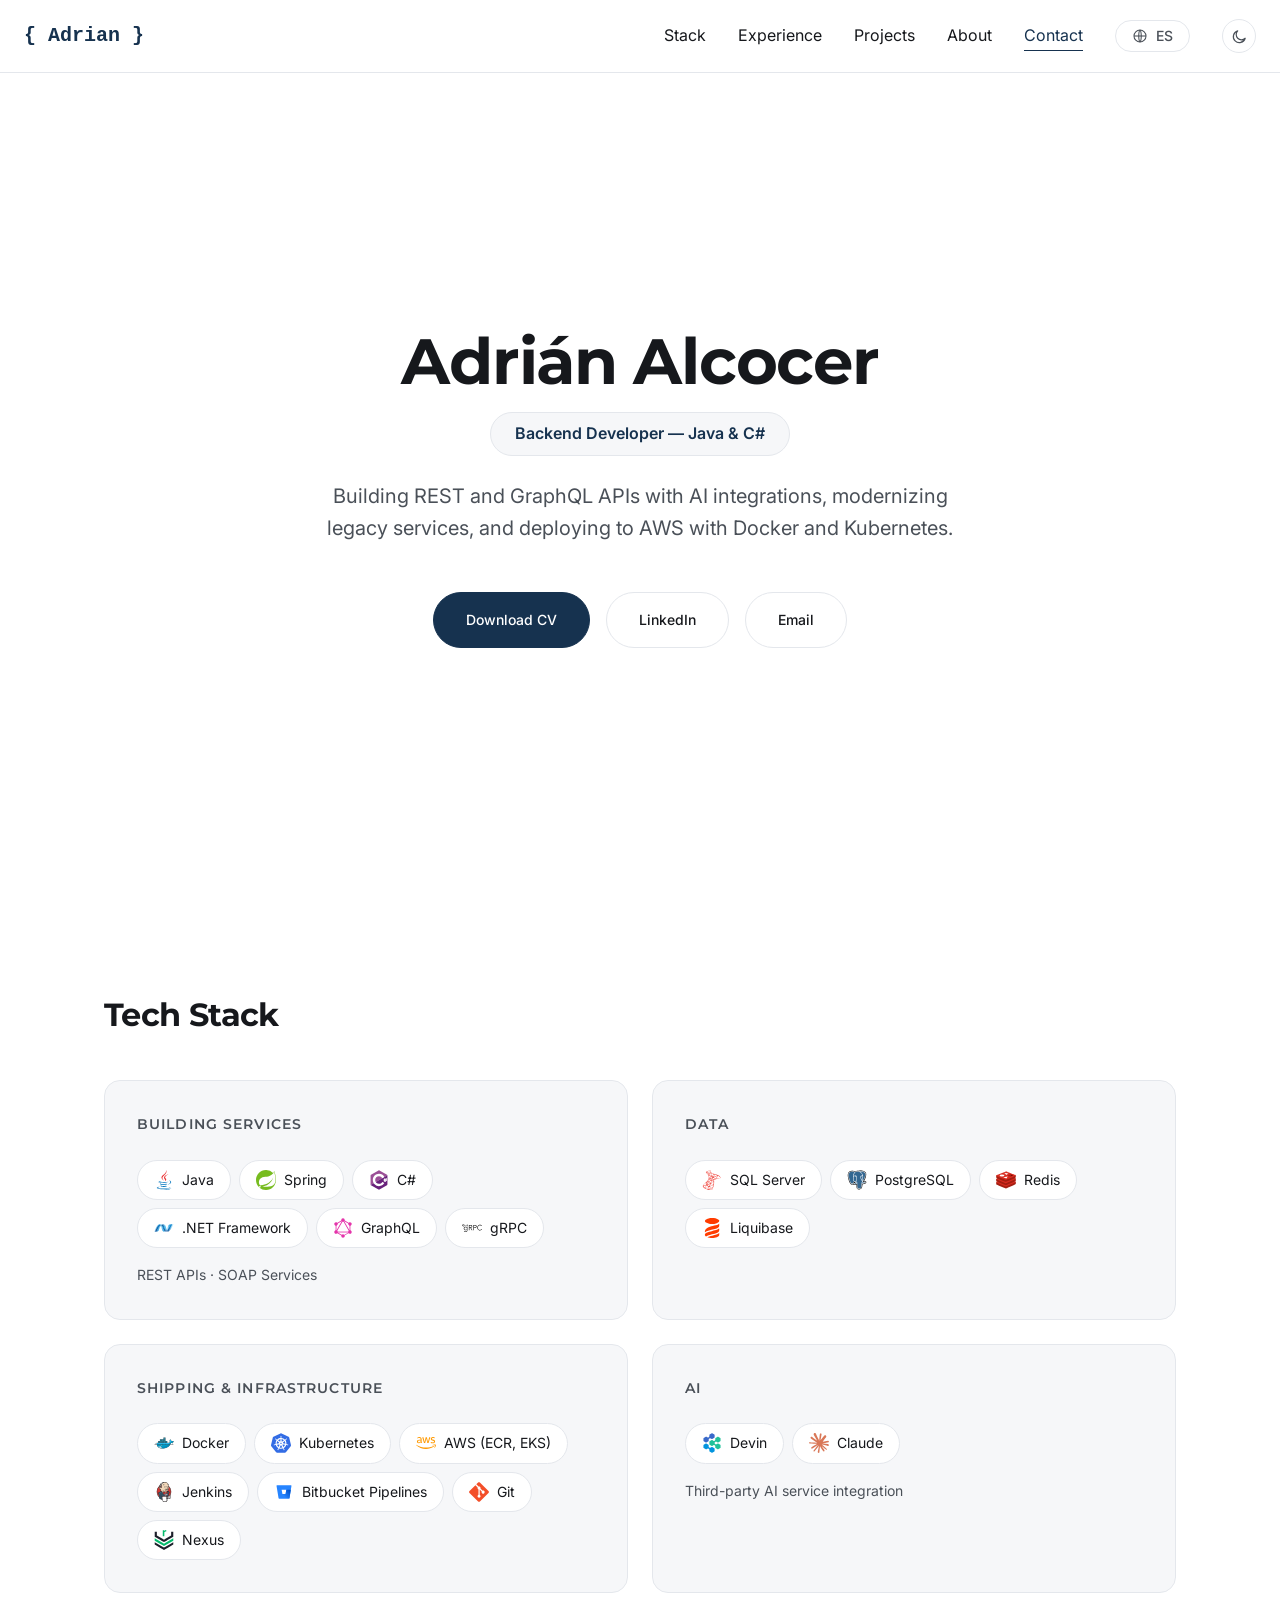
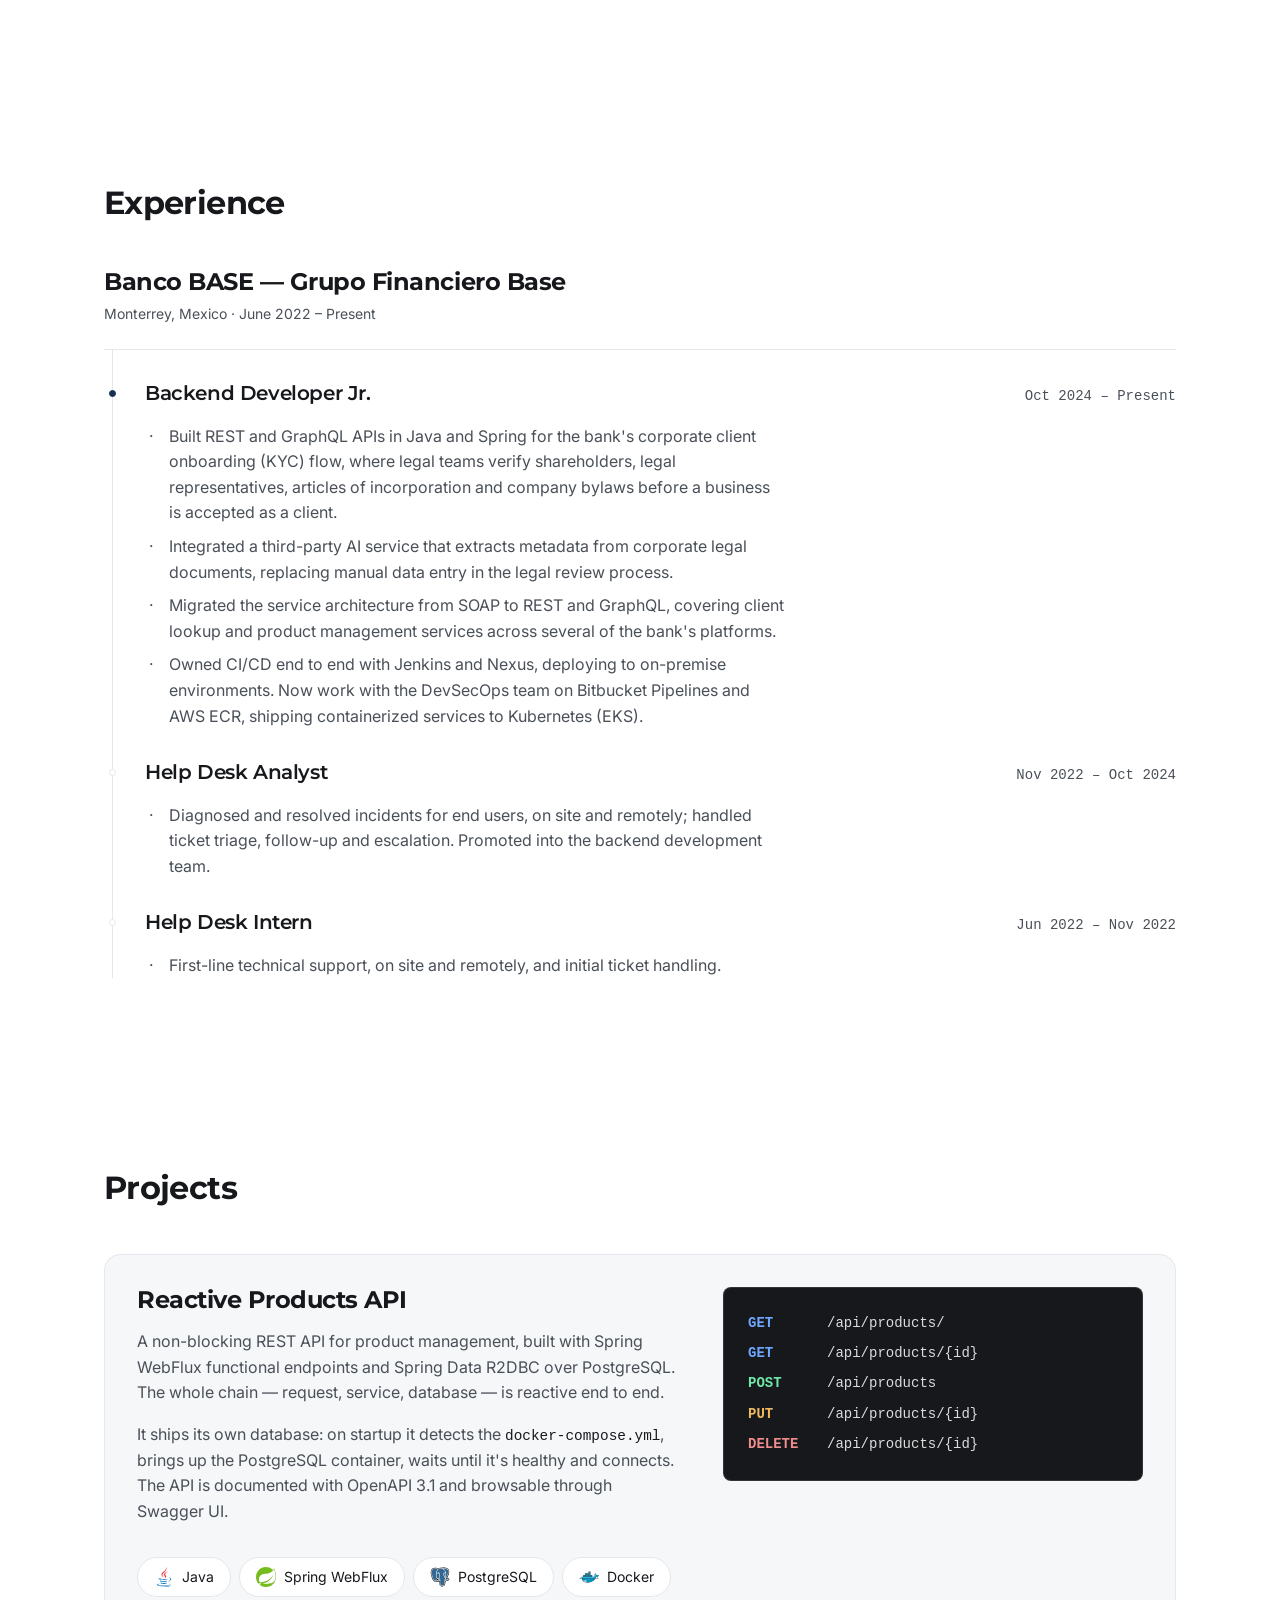
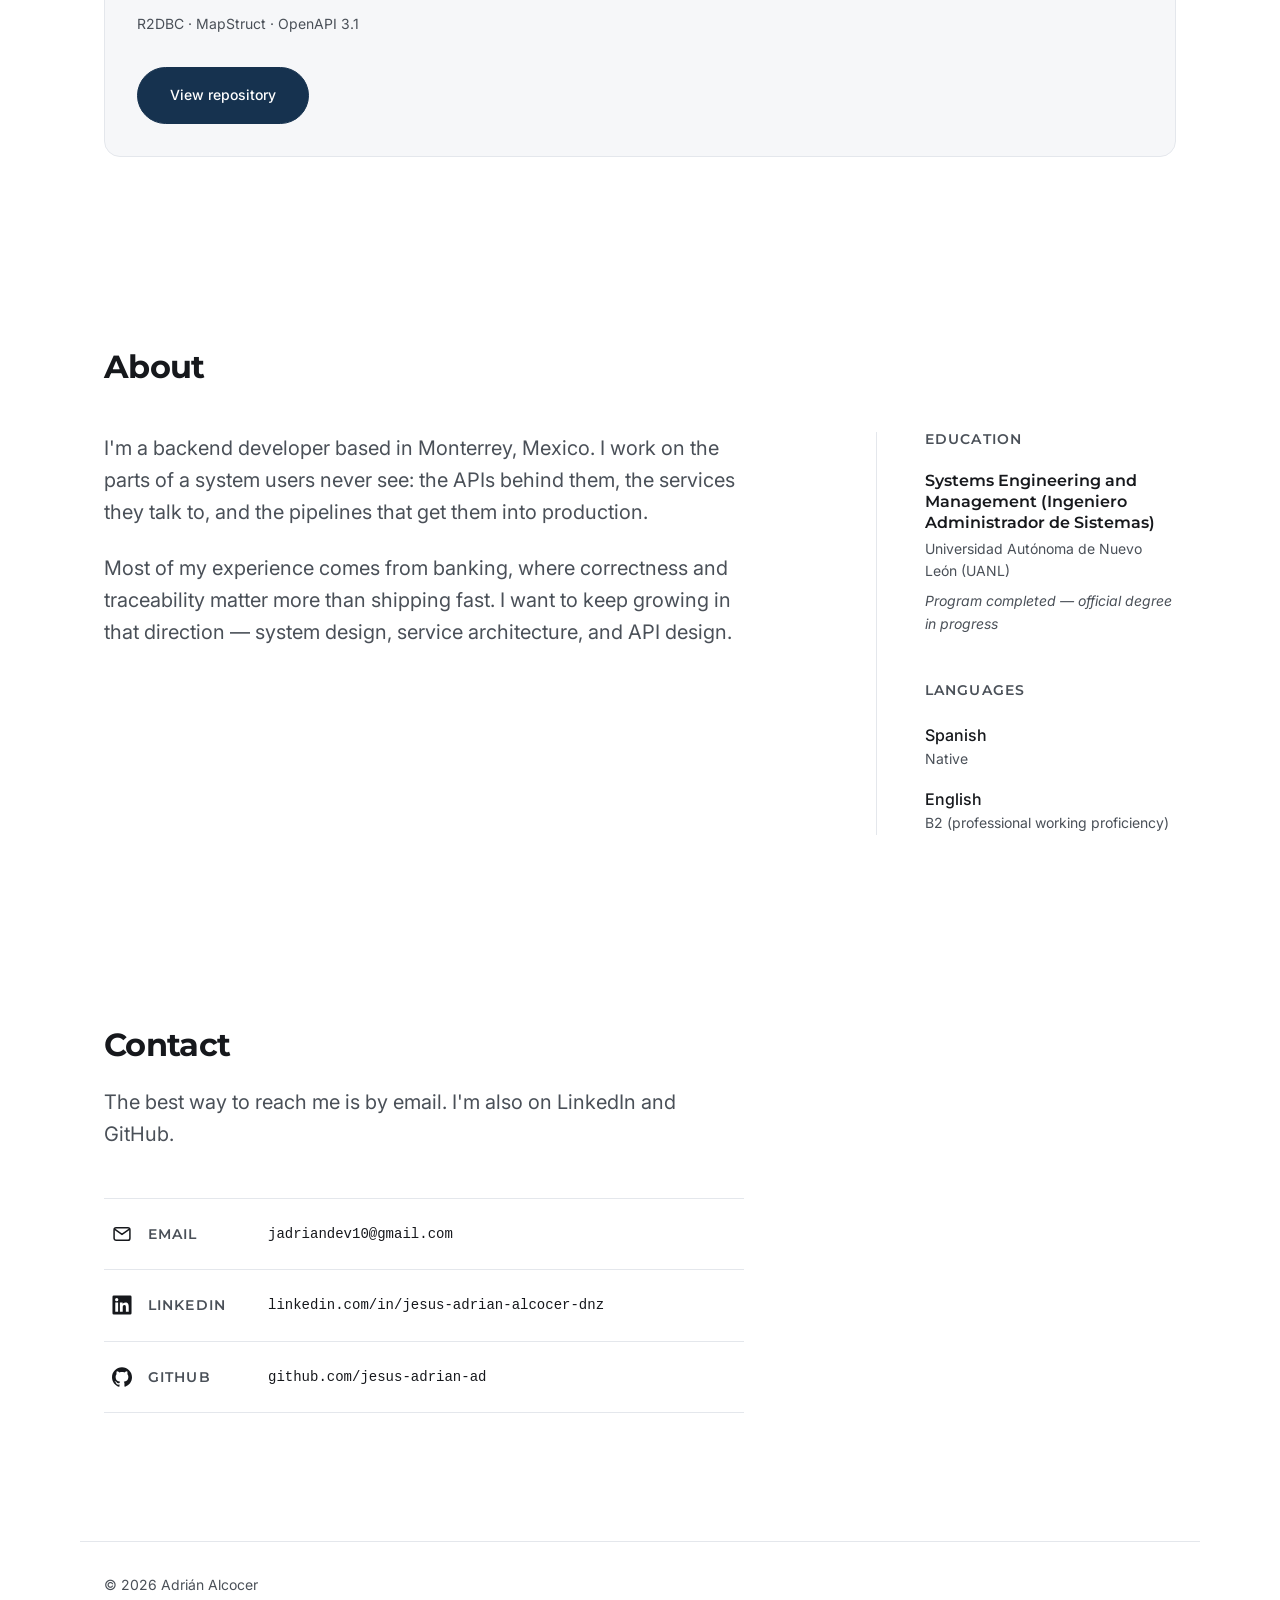
<file: index.html>
<!DOCTYPE html>
<html lang="en">

<head>
    <meta charset="UTF-8">
    <meta name="viewport" content="width=device-width, initial-scale=1.0, viewport-fit=cover">
    <title>Adrián Alcocer — Backend Developer (Java, Spring, C#)</title>
    <meta name="description"
        content="Backend developer in Monterrey, Mexico. REST and GraphQL APIs in Java and Spring, AI integrations, and deployments to AWS with Docker and Kubernetes.">

    <!-- Antes del primer pintado: evita el destello blanco al recargar en oscuro. -->
    <script>
        (() => {
            try {
                const t = localStorage.getItem('theme');
                if (t === 'light' || t === 'dark') {
                    document.documentElement.setAttribute('data-theme', t);
                }
            } catch (e) {
                /* localStorage bloqueado: manda la preferencia del sistema */
            }
        })();
    </script>
    <meta name="robots" content="index, follow, max-image-preview:large">
    <meta name="author" content="Adrián Alcocer">
    <meta name="theme-color" content="#ffffff" media="(prefers-color-scheme: light)">
    <meta name="theme-color" content="#0f1216" media="(prefers-color-scheme: dark)">

    <!-- Open Graph -->
    <meta property="og:type" content="profile">
    <meta property="og:site_name" content="Adrián Alcocer">
    <meta property="og:title" content="Adrián Alcocer — Backend Developer (Java, Spring, C#)">
    <meta property="og:description" content="Backend developer in Monterrey, Mexico. REST and GraphQL APIs in Java and Spring, AI integrations, and deployments to AWS with Docker and Kubernetes.">
    <meta property="og:url" content="https://jesus-adrian-ad.github.io/personal-landing-page/">
    <meta property="og:image" content="https://jesus-adrian-ad.github.io/personal-landing-page/assets/images/og-image.jpg">
    <meta property="og:image:width" content="1200">
    <meta property="og:image:height" content="630">
    <meta property="og:image:alt" content="Adrián Alcocer, Backend Developer — Java and C#">
    <meta property="og:locale" content="en_US">
    <meta property="og:locale:alternate" content="es_MX">
    <meta property="profile:first_name" content="Adrián">
    <meta property="profile:last_name" content="Alcocer">

    <!-- Formato de tarjeta grande. Título, descripción e imagen los
         toma de Open Graph, así que no se repiten aquí. -->
    <meta name="twitter:card" content="summary_large_image">

    <link rel="canonical" href="https://jesus-adrian-ad.github.io/personal-landing-page/">

    <!-- Versiones por idioma -->
    <link rel="alternate" hreflang="en" href="https://jesus-adrian-ad.github.io/personal-landing-page/">
    <link rel="alternate" hreflang="es" href="https://jesus-adrian-ad.github.io/personal-landing-page/index-es.html">
    <link rel="alternate" hreflang="x-default" href="https://jesus-adrian-ad.github.io/personal-landing-page/">

    <!-- Tab Icon -->
    <link rel="icon" href="./assets/icons/yisoft_favicon_64.png" type="image/x-icon">

    <!-- Fonts: Montserrat (títulos) + Inter (texto) -->
    <link rel="preconnect" href="https://fonts.googleapis.com">
    <link rel="preconnect" href="https://fonts.gstatic.com" crossorigin>
    <link
        href="https://fonts.googleapis.com/css2?family=Inter:wght@400;500&family=Montserrat:wght@600;700&display=swap"
        rel="stylesheet">

    <!-- Styles Refference -->
    <link rel="stylesheet" href="./styles/styles.css">
    <!-- Datos estructurados -->
    <script type="application/ld+json">
    {
      "@context": "https://schema.org",
      "@graph": [
        {
          "@type": "Person",
          "name": "Adrián Alcocer",
          "alternateName": "Jesús Adrián Alcocer Dónez",
          "jobTitle": "Backend Developer",
          "email": "mailto:jadriandev10@gmail.com",
          "address": {
            "@type": "PostalAddress",
            "addressLocality": "Monterrey",
            "addressRegion": "Nuevo León",
            "addressCountry": "MX"
          },
          "worksFor": {
            "@type": "Organization",
            "name": "Banco BASE — Grupo Financiero Base"
          },
          "alumniOf": {
            "@type": "CollegeOrUniversity",
            "name": "Universidad Autónoma de Nuevo León",
            "alternateName": "UANL"
          },
          "knowsAbout": [
            "Java",
            "Spring",
            "Spring WebFlux",
            "C#",
            ".NET",
            "REST APIs",
            "GraphQL",
            "gRPC",
            "SOAP",
            "Microservices",
            "PostgreSQL",
            "SQL Server",
            "Redis",
            "Docker",
            "Kubernetes",
            "Amazon Web Services",
            "Jenkins",
            "CI/CD"
          ],
          "knowsLanguage": [
            {
              "@type": "Language",
              "name": "Spanish",
              "alternateName": "es"
            },
            {
              "@type": "Language",
              "name": "English",
              "alternateName": "en"
            }
          ],
          "sameAs": [
            "https://linkedin.com/in/jesus-adrian-alcocer-dnz",
            "https://github.com/jesus-adrian-ad"
          ],
          "@id": "https://jesus-adrian-ad.github.io/personal-landing-page/#adrian",
          "url": "https://jesus-adrian-ad.github.io/personal-landing-page/",
          "image": "https://jesus-adrian-ad.github.io/personal-landing-page/assets/images/og-image.jpg"
        },
        {
          "@type": "WebSite",
          "name": "Adrián Alcocer",
          "inLanguage": "en",
          "author": {
            "@id": "https://jesus-adrian-ad.github.io/personal-landing-page/#adrian"
          },
          "publisher": {
            "@id": "https://jesus-adrian-ad.github.io/personal-landing-page/#adrian"
          },
          "@id": "https://jesus-adrian-ad.github.io/personal-landing-page/#website",
          "url": "https://jesus-adrian-ad.github.io/personal-landing-page/"
        },
        {
          "@type": "SoftwareSourceCode",
          "name": "Reactive Products API",
          "description": "Non-blocking REST API built with Spring WebFlux functional endpoints and Spring Data R2DBC over PostgreSQL.",
          "codeRepository": "https://github.com/jesus-adrian-ad/crud-spring-webflux",
          "programmingLanguage": [
            "Java"
          ],
          "runtimePlatform": "Spring WebFlux",
          "author": {
            "@id": "https://jesus-adrian-ad.github.io/personal-landing-page/#adrian"
          }
        }
      ]
    }
    </script>
</head>

<body>
    <a class="skip-link" href="#main">Skip to content</a>

    <header>
        <nav>
        <a href="./" class="logo">{ Adrian }</a>
        <div class="nav-right">
                <button class="nav-toggle" type="button" aria-label="Open navigation menu"
                    aria-expanded="false" aria-controls="nav-menu">
                    <svg class="nav-icon nav-icon-menu" viewBox="0 0 24 24" fill="none"
                        stroke="currentColor" stroke-width="1.8" stroke-linecap="round"
                        aria-hidden="true" focusable="false">
                        <path d="M4 7h16M4 12h16M4 17h16" />
                    </svg>
                    <svg class="nav-icon nav-icon-close" viewBox="0 0 24 24" fill="none"
                        stroke="currentColor" stroke-width="1.8" stroke-linecap="round"
                        aria-hidden="true" focusable="false">
                        <path d="M6 6l12 12M18 6L6 18" />
                    </svg>
                </button>
                <ul id="nav-menu">
                    <li><a href="#stack">Stack</a></li>
                    <li><a href="#experience">Experience</a></li>
                    <li><a href="#projects">Projects</a></li>
                    <li><a href="#about">About</a></li>
                    <li><a href="#contact">Contact</a></li>
                </ul>
                <a class="lang-switch" href="./index-es.html" hreflang="es" lang="es"
                    title="Ver esta página en español">
                    <svg class="lang-icon" viewBox="0 0 24 24" fill="none" stroke="currentColor"
                        stroke-width="1.6" aria-hidden="true" focusable="false">
                        <circle cx="12" cy="12" r="9" />
                        <path d="M3 12h18" />
                        <path d="M12 3c2.5 2.7 2.5 15.3 0 18" />
                        <path d="M12 3c-2.5 2.7-2.5 15.3 0 18" />
                    </svg>
                    ES
                </a>
                <button class="theme-toggle" type="button" aria-label="Switch between light and dark mode" title="Switch between light and dark mode">
                    <svg class="theme-icon theme-icon-moon" viewBox="0 0 24 24" fill="none"
                        stroke="currentColor" stroke-width="1.7" stroke-linecap="round"
                        stroke-linejoin="round" aria-hidden="true" focusable="false">
                        <path d="M20 14.5A8.5 8.5 0 1 1 9.5 4a7 7 0 0 0 10.5 10.5Z" />
                    </svg>
                    <svg class="theme-icon theme-icon-sun" viewBox="0 0 24 24" fill="none"
                        stroke="currentColor" stroke-width="1.7" stroke-linecap="round"
                        stroke-linejoin="round" aria-hidden="true" focusable="false">
                        <circle cx="12" cy="12" r="4.2" />
                        <path d="M12 2.5v2M12 19.5v2M2.5 12h2M19.5 12h2" />
                        <path d="m4.9 4.9 1.4 1.4M17.7 17.7l1.4 1.4M19.1 4.9l-1.4 1.4M6.3 17.7l-1.4 1.4" />
                    </svg>
                </button>
        </div>
        </nav>
    </header>

    <main id="main" tabindex="-1">
        <section class="hero">
            <div class="hero-text">
                <h1>Adrián Alcocer</h1>
                <p class="hero-role">Backend Developer — Java &amp; C#</p>
                <p class="hero-summary">Building REST and GraphQL APIs with AI integrations,
                    modernizing legacy services, and deploying to AWS
                    with Docker and Kubernetes.</p>

                <div class="hero-actions">
                    <a class="btn btn-primary" href="./assets/docs/CV_English.pdf" download>
                        Download CV</a>
                    <a class="btn" href="https://linkedin.com/in/jesus-adrian-alcocer-dnz"
                        target="_blank" rel="noopener noreferrer">LinkedIn</a>
                    <a class="btn" href="mailto:jadriandev10@gmail.com">Email</a>
                </div>
            </div>
        </section>
        <section class="stack" id="stack">
            <h2>Tech Stack</h2>

            <dl class="stack-grid">
                <div class="stack-card">
                    <dt>Building services</dt>
                    <dd>
                        <ul class="chips">
                            <li class="chip"><img src="./assets/icons/tech/java.svg" alt="" width="20" height="20" loading="lazy" decoding="async">Java</li>
                            <li class="chip"><img src="./assets/icons/tech/spring.svg" alt="" width="20" height="20" loading="lazy" decoding="async">Spring</li>
                            <li class="chip"><img src="./assets/icons/tech/csharp.svg" alt="" width="20" height="20" loading="lazy" decoding="async">C#</li>
                            <li class="chip"><img src="./assets/icons/tech/dotnet.svg" alt="" width="20" height="20" loading="lazy" decoding="async">.NET Framework</li>
                            <li class="chip"><img src="./assets/icons/tech/graphql.svg" alt="" width="20" height="20" loading="lazy" decoding="async">GraphQL</li>
                            <li class="chip"><img class="icon-light" src="./assets/icons/tech/grpc.svg" alt="" width="20" height="20" loading="lazy" decoding="async"><img class="icon-dark" src="./assets/icons/tech/grpc-dark.svg" alt="" width="20" height="20" loading="lazy" decoding="async">gRPC</li>
                        </ul>
                        <p class="chips-extra">REST APIs · SOAP Services</p>
                    </dd>
                </div>

                <div class="stack-card">
                    <dt>Data</dt>
                    <dd>
                        <ul class="chips">
                            <li class="chip"><img src="./assets/icons/tech/sqlserver.svg" alt="" width="20" height="20" loading="lazy" decoding="async">SQL Server</li>
                            <li class="chip"><img src="./assets/icons/tech/postgresql.svg" alt="" width="20" height="20" loading="lazy" decoding="async">PostgreSQL</li>
                            <li class="chip"><img src="./assets/icons/tech/redis.svg" alt="" width="20" height="20" loading="lazy" decoding="async">Redis</li>
                            <li class="chip"><img src="./assets/icons/tech/liquibase.svg" alt="" width="20" height="20" loading="lazy" decoding="async">Liquibase</li>
                        </ul>
                    </dd>
                </div>

                <div class="stack-card">
                    <dt>Shipping &amp; infrastructure</dt>
                    <dd>
                        <ul class="chips">
                            <li class="chip"><img src="./assets/icons/tech/docker.svg" alt="" width="20" height="20" loading="lazy" decoding="async">Docker</li>
                            <li class="chip"><img src="./assets/icons/tech/kubernetes.svg" alt="" width="20" height="20" loading="lazy" decoding="async">Kubernetes</li>
                            <li class="chip"><img src="./assets/icons/tech/aws.svg" alt="" width="20" height="20" loading="lazy" decoding="async">AWS (ECR, EKS)</li>
                            <li class="chip"><img src="./assets/icons/tech/jenkins.svg" alt="" width="20" height="20" loading="lazy" decoding="async">Jenkins</li>
                            <li class="chip"><img src="./assets/icons/tech/bitbucket.svg" alt="" width="20" height="20" loading="lazy" decoding="async">Bitbucket Pipelines</li>
                            <li class="chip"><img src="./assets/icons/tech/git.svg" alt="" width="20" height="20" loading="lazy" decoding="async">Git</li>
                            <li class="chip"><img src="./assets/icons/tech/sonatype-nexus-repository.svg" alt="" width="20" height="20" loading="lazy" decoding="async">Nexus</li>
                        </ul>
                    </dd>
                </div>

                <div class="stack-card">
                    <dt>AI</dt>
                    <dd>
                        <ul class="chips">
                            <li class="chip"><img src="./assets/icons/tech/devin-color.svg" alt="" width="20" height="20" loading="lazy" decoding="async">Devin</li>
                            <li class="chip"><img src="./assets/icons/tech/claude.svg" alt="" width="20" height="20" loading="lazy" decoding="async">Claude</li>
                        </ul>
                        <p class="chips-extra">Third-party AI service integration</p>
                    </dd>
                </div>
            </dl>
        </section>
        <section class="experience" id="experience">
            <h2>Experience</h2>

            <article class="job">
                <header class="job-header">
                    <h3 class="job-company">Banco BASE — Grupo Financiero Base</h3>
                    <p class="job-meta">Monterrey, Mexico · June 2022 – Present</p>
            </header>

            <ol class="roles">
                <li class="role role-current">
                    <div class="role-header">
                        <h4 class="role-title">Backend Developer Jr.</h4>
                        <p class="role-dates">Oct 2024 – Present</p>
                    </div>
                    <ul class="role-points">
                        <li>Built REST and GraphQL APIs in Java and Spring for the bank's corporate
                            client onboarding (KYC) flow, where legal teams verify shareholders, legal
                            representatives, articles of incorporation and company bylaws before a
                            business is accepted as a client.</li>
                        <li>Integrated a third-party AI service that extracts metadata from corporate
                            legal documents, replacing manual data entry in the legal review process.</li>
                        <li>Migrated the service architecture from SOAP to REST and GraphQL, covering
                            client lookup and product management services across several of the bank's
                            platforms.</li>
                        <li>Owned CI/CD end to end with Jenkins and Nexus, deploying to on-premise
                            environments. Now work with the DevSecOps team on Bitbucket Pipelines and
                            AWS ECR, shipping containerized services to Kubernetes (EKS).</li>
                    </ul>
                </li>

                <li class="role">
                    <div class="role-header">
                        <h4 class="role-title">Help Desk Analyst</h4>
                        <p class="role-dates">Nov 2022 – Oct 2024</p>
                    </div>
                    <ul class="role-points">
                        <li>Diagnosed and resolved incidents for end users, on site and remotely;
                            handled ticket triage, follow-up and escalation. Promoted into the backend
                            development team.</li>
                    </ul>
                </li>

                <li class="role">
                    <div class="role-header">
                        <h4 class="role-title">Help Desk Intern</h4>
                        <p class="role-dates">Jun 2022 – Nov 2022</p>
                    </div>
                    <ul class="role-points">
                        <li>First-line technical support, on site and remotely, and initial ticket
                            handling.</li>
                    </ul>
                </li>
            </ol>
        </article>
    </section>
    <section class="projects" id="projects">
        <h2>Projects</h2>

        <article class="project">
            <div class="project-info">
                <h3 class="project-title">Reactive Products API</h3>
                <p class="project-desc">A non-blocking REST API for product management, built with
                    Spring WebFlux functional endpoints and Spring Data R2DBC over PostgreSQL. The
                    whole chain — request, service, database — is reactive end to end.</p>
                <p class="project-desc">It ships its own database: on startup it detects the
                    <code>docker-compose.yml</code>, brings up the PostgreSQL container, waits until
                    it's healthy and connects. The API is documented with OpenAPI 3.1 and browsable
                    through Swagger UI.</p>

                <ul class="chips">
                    <li class="chip"><img src="./assets/icons/tech/java.svg" alt="" width="20" height="20" loading="lazy" decoding="async">Java</li>
                    <li class="chip"><img src="./assets/icons/tech/spring.svg" alt="" width="20" height="20" loading="lazy" decoding="async">Spring WebFlux</li>
                    <li class="chip"><img src="./assets/icons/tech/postgresql.svg" alt="" width="20" height="20" loading="lazy" decoding="async">PostgreSQL</li>
                    <li class="chip"><img src="./assets/icons/tech/docker.svg" alt="" width="20" height="20" loading="lazy" decoding="async">Docker</li>
                </ul>
                <p class="chips-extra">R2DBC · MapStruct · OpenAPI 3.1</p>

                <div class="project-actions">
                    <a class="btn btn-primary" href="https://github.com/jesus-adrian-ad/crud-spring-webflux"
                        target="_blank" rel="noopener noreferrer">View repository</a>
                </div>
            </div>

            <div class="project-preview">
                <ul class="endpoints">
                    <li><span class="method method-get">GET</span><code>/api/products/</code></li>
                    <li><span class="method method-get">GET</span><code>/api/products/{id}</code></li>
                    <li><span class="method method-post">POST</span><code>/api/products</code></li>
                    <li><span class="method method-put">PUT</span><code>/api/products/{id}</code></li>
                    <li><span class="method method-delete">DELETE</span><code>/api/products/{id}</code></li>
                </ul>
            </div>
        </article>
    </section>
    <section class="about" id="about">
        <h2>About</h2>

        <div class="about-grid">
            <div class="about-bio">
                <p>I'm a backend developer based in Monterrey, Mexico. I work on the parts of a
                    system users never see: the APIs behind them, the services they talk to, and
                    the pipelines that get them into production.</p>
                <p>Most of my experience comes from banking, where correctness and traceability
                    matter more than shipping fast. I want to keep growing in that direction —
                    system design, service architecture, and API design.</p>
            </div>

            <aside class="about-facts">
                <div class="fact">
                    <h3>Education</h3>
                    <p class="fact-title">Systems Engineering and Management
                        (Ingeniero Administrador de Sistemas)</p>
                    <p class="fact-meta">Universidad Autónoma de Nuevo León (UANL)</p>
                    <p class="fact-note">Program completed — official degree in progress</p>
                </div>

                <div class="fact">
                    <h3>Languages</h3>
                    <dl class="langs">
                        <div>
                            <dt>Spanish</dt>
                            <dd>Native</dd>
                        </div>
                        <div>
                            <dt>English</dt>
                            <dd>B2 (professional working proficiency)</dd>
                        </div>
                    </dl>
                </div>
            </aside>
        </div>
    </section>
    <section class="contact" id="contact">
        <h2>Contact</h2>
        <p class="contact-lead">The best way to reach me is by email.
            I'm also on LinkedIn and GitHub.</p>

        <ul class="contact-list">
            <li>
                <a class="contact-link" href="mailto:jadriandev10@gmail.com">
                    <svg class="contact-icon" viewBox="0 0 24 24" fill="none" stroke="currentColor"
                        stroke-width="1.8" stroke-linecap="round" stroke-linejoin="round"
                        aria-hidden="true" focusable="false">
                        <rect x="2.5" y="4.5" width="19" height="15" rx="2.5" />
                        <path d="m3.5 6.5 8.5 6 8.5-6" />
                    </svg>
                    <span class="contact-label">Email</span>
                    <span class="contact-value">jadriandev10@gmail.com</span>
                </a>
            </li>
            <li>
                <a class="contact-link" href="https://linkedin.com/in/jesus-adrian-alcocer-dnz"
                    target="_blank" rel="noopener noreferrer">
                    <svg class="contact-icon" viewBox="0 0 128 128" fill="currentColor"
                        aria-hidden="true" focusable="false">
                        <path
                            d="M116 3H12a8.91 8.91 0 00-9 8.8v104.42a8.91 8.91 0 009 8.78h104a8.93 8.93 0 009-8.81V11.77A8.93 8.93 0 00116 3zM39.17 107H21.06V48.73h18.11zm-9-66.21a10.5 10.5 0 1110.49-10.5 10.5 10.5 0 01-10.54 10.48zM107 107H88.89V78.65c0-6.75-.12-15.44-9.41-15.44s-10.87 7.36-10.87 15V107H50.53V48.73h17.36v8h.24c2.42-4.58 8.32-9.41 17.13-9.41C103.6 47.28 107 59.35 107 75z" />
                    </svg>
                    <span class="contact-label">LinkedIn</span>
                    <span class="contact-value">linkedin.com/in/jesus-adrian-alcocer-dnz</span>
                </a>
            </li>
            <li>
                <a class="contact-link" href="https://github.com/jesus-adrian-ad"
                    target="_blank" rel="noopener noreferrer">
                    <svg class="contact-icon" viewBox="0 0 24 24" fill="currentColor"
                        aria-hidden="true" focusable="false">
                        <path
                            d="M12 .297c-6.63 0-12 5.373-12 12 0 5.303 3.438 9.8 8.205 11.385.6.113.82-.258.82-.577 0-.285-.01-1.04-.015-2.04-3.338.724-4.042-1.61-4.042-1.61C4.422 18.07 3.633 17.7 3.633 17.7c-1.087-.744.084-.729.084-.729 1.205.084 1.838 1.236 1.838 1.236 1.07 1.835 2.809 1.305 3.495.998.108-.776.417-1.305.76-1.605-2.665-.3-5.466-1.332-5.466-5.93 0-1.31.465-2.38 1.235-3.22-.135-.303-.54-1.523.105-3.176 0 0 1.005-.322 3.3 1.23.96-.267 1.98-.399 3-.405 1.02.006 2.04.138 3 .405 2.28-1.552 3.285-1.23 3.285-1.23.645 1.653.24 2.873.12 3.176.765.84 1.23 1.91 1.23 3.22 0 4.61-2.805 5.625-5.475 5.92.42.36.81 1.096.81 2.22 0 1.606-.015 2.896-.015 3.286 0 .315.21.69.825.57C20.565 22.092 24 17.592 24 12.297c0-6.627-5.373-12-12-12" />
                    </svg>
                    <span class="contact-label">GitHub</span>
                    <span class="contact-value">github.com/jesus-adrian-ad</span>
                </a>
            </li>
        </ul>
    </section>
    </main>

    <footer>
        <p>&copy; 2026 Adrián Alcocer</p>
    </footer>

    <!-- Sin defer a propósito: debe correr antes del primer pintado. -->
    <script src="./scripts/main.js"></script>
</body>

</html>
</file>
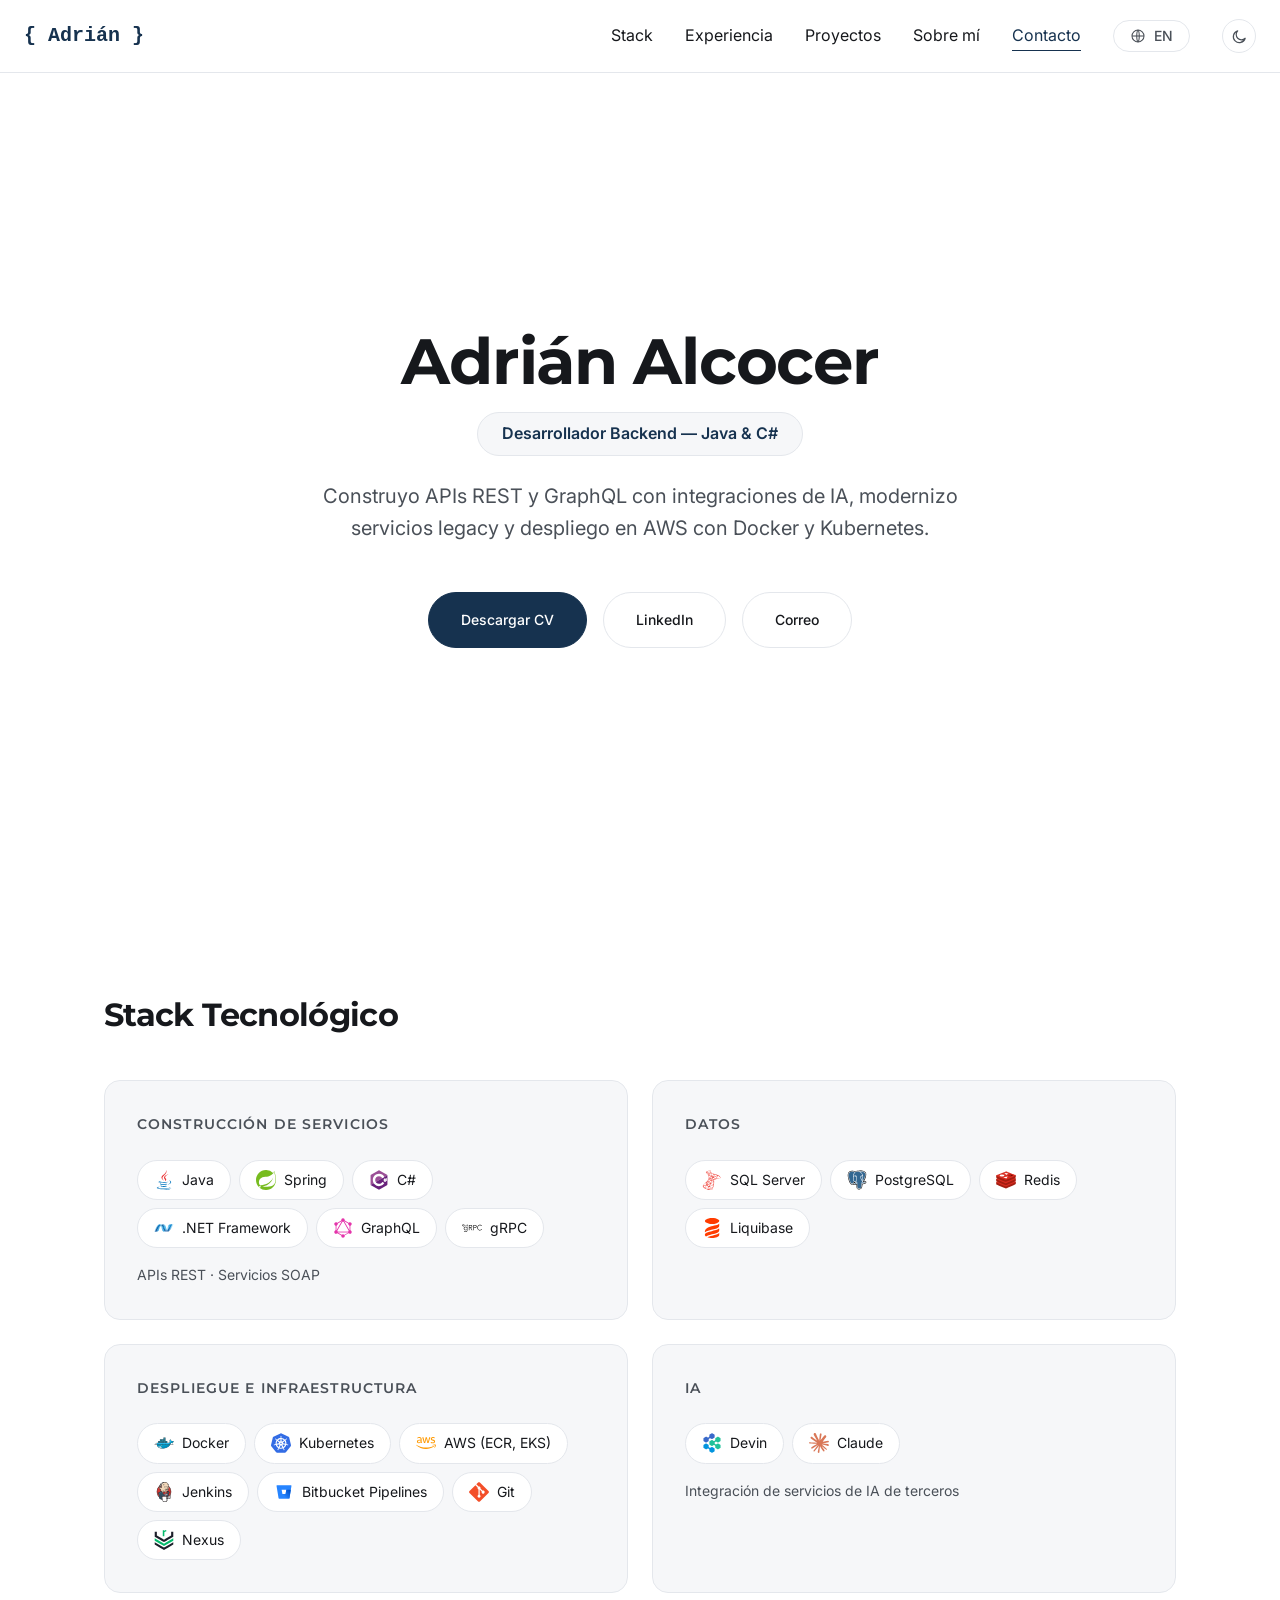
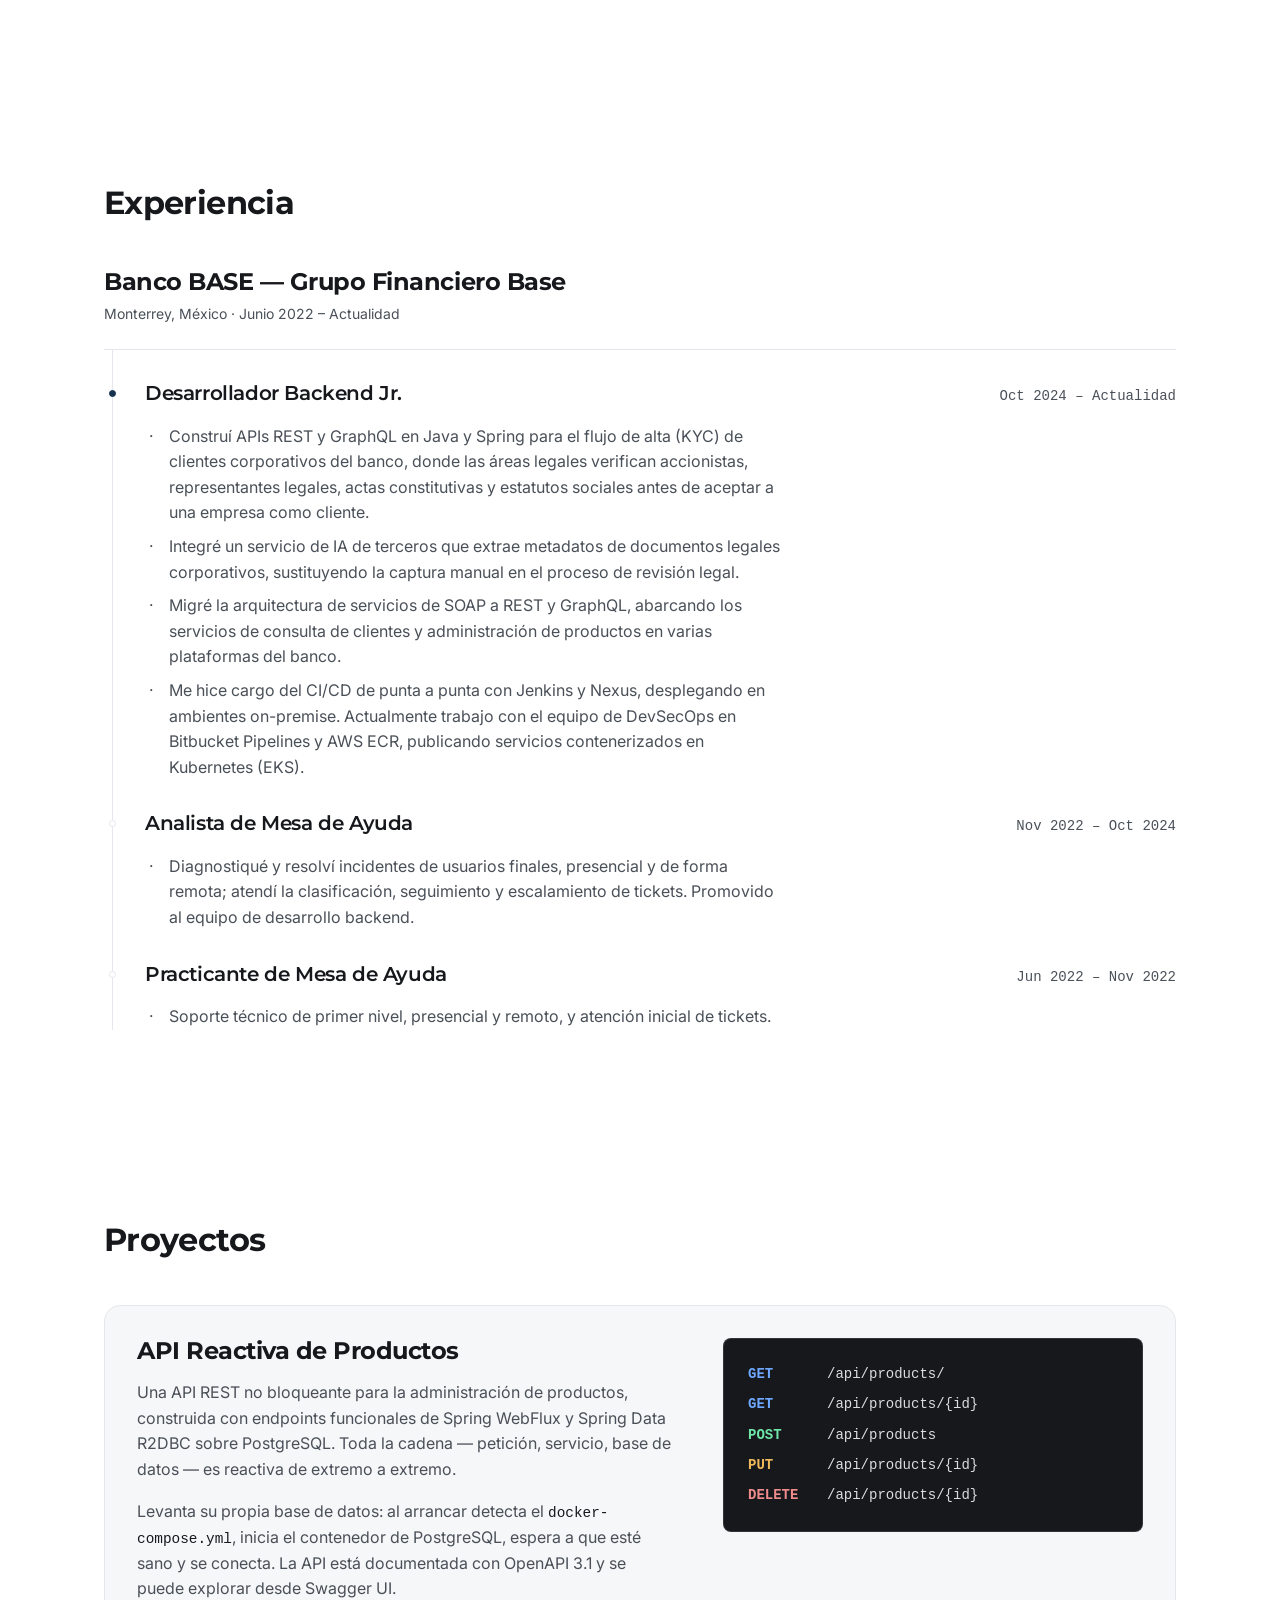
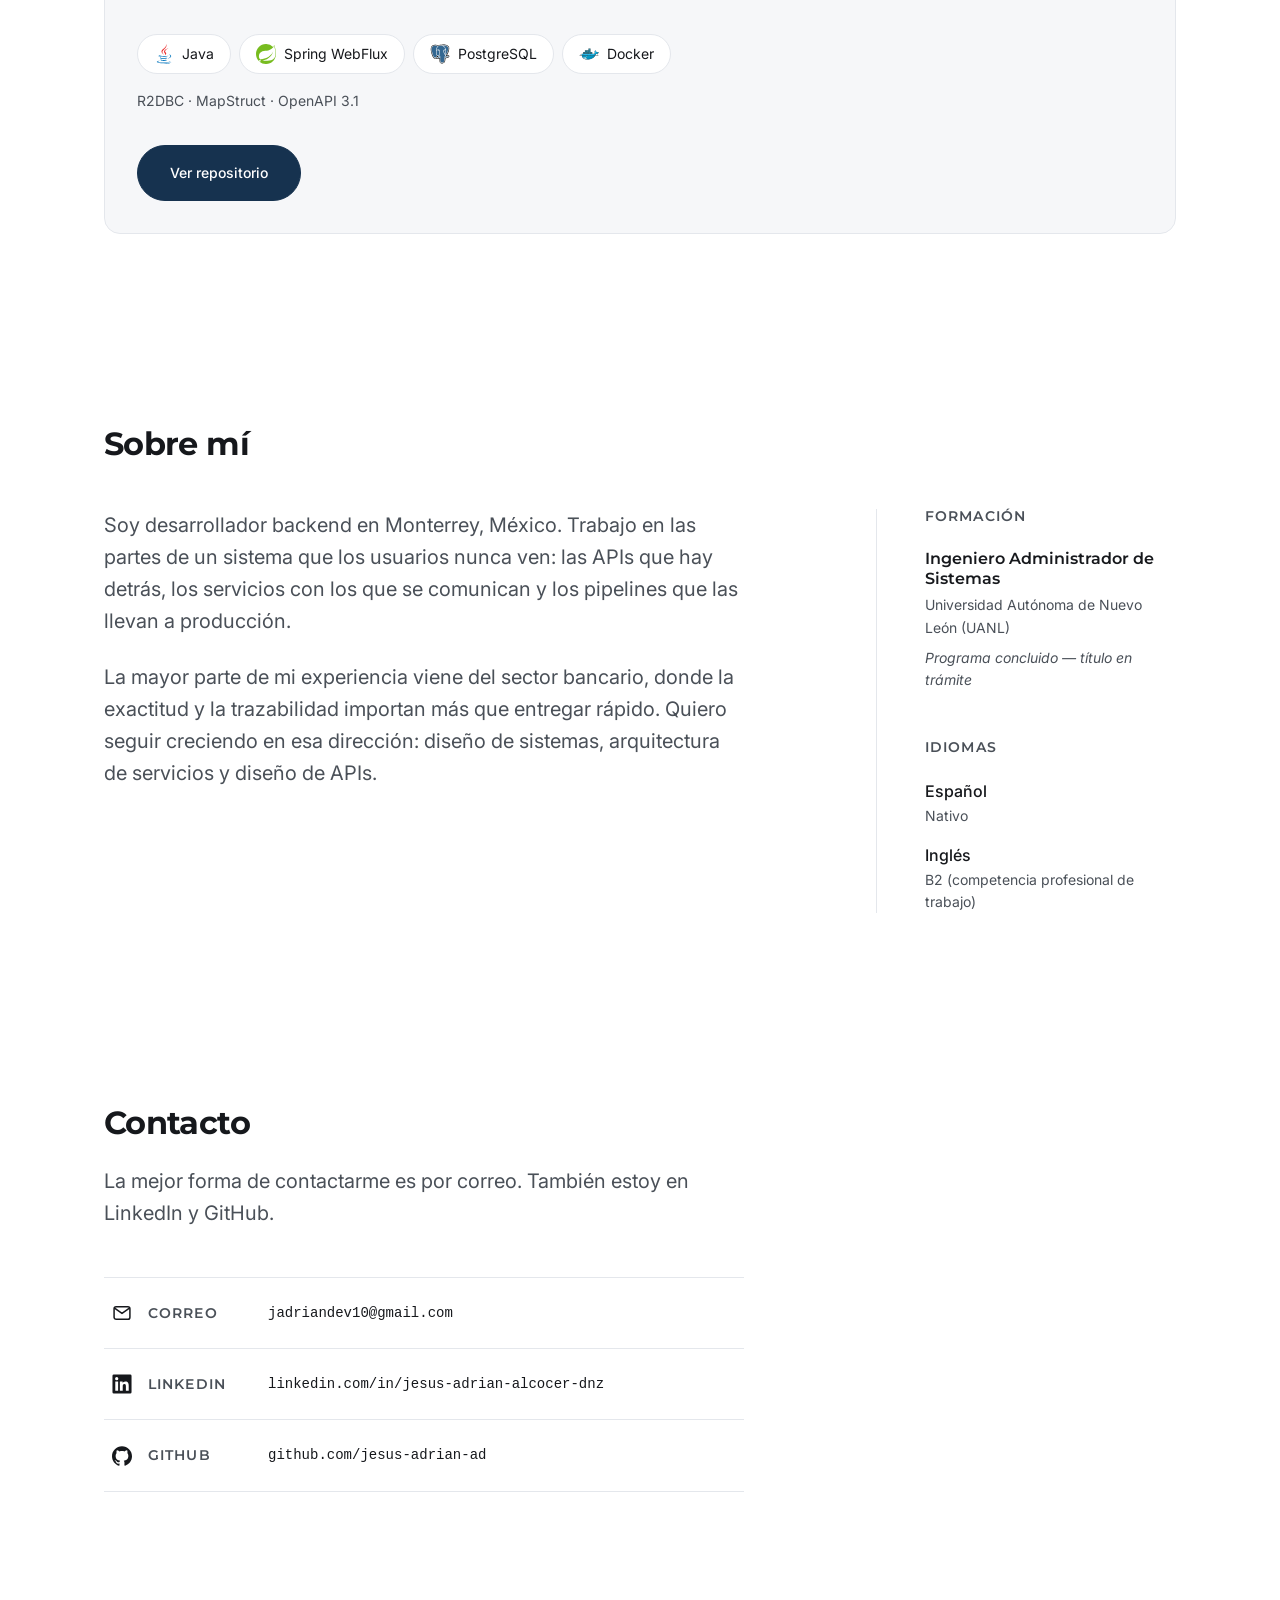
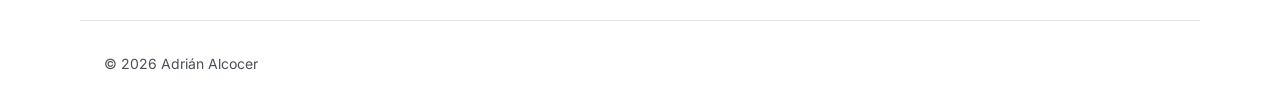
<file: index-es.html>
<!DOCTYPE html>
<html lang="es">

<head>
    <meta charset="UTF-8">
    <meta name="viewport" content="width=device-width, initial-scale=1.0, viewport-fit=cover">
    <title>Adrián Alcocer — Desarrollador Backend (Java, Spring, C#)</title>
    <meta name="description"
        content="Desarrollador backend en Monterrey, México. APIs REST y GraphQL en Java y Spring, integraciones de IA y despliegues en AWS con Docker y Kubernetes.">

    <!-- Antes del primer pintado: evita el destello blanco al recargar en oscuro. -->
    <script>
        (() => {
            try {
                const t = localStorage.getItem('theme');
                if (t === 'light' || t === 'dark') {
                    document.documentElement.setAttribute('data-theme', t);
                }
            } catch (e) {
                /* localStorage bloqueado: manda la preferencia del sistema */
            }
        })();
    </script>
    <meta name="robots" content="index, follow, max-image-preview:large">
    <meta name="author" content="Adrián Alcocer">
    <meta name="theme-color" content="#ffffff" media="(prefers-color-scheme: light)">
    <meta name="theme-color" content="#0f1216" media="(prefers-color-scheme: dark)">

    <!-- Open Graph -->
    <meta property="og:type" content="profile">
    <meta property="og:site_name" content="Adrián Alcocer">
    <meta property="og:title" content="Adrián Alcocer — Desarrollador Backend (Java, Spring, C#)">
    <meta property="og:description" content="Desarrollador backend en Monterrey, México. APIs REST y GraphQL en Java y Spring, integraciones de IA y despliegues en AWS con Docker y Kubernetes.">
    <meta property="og:url" content="https://jesus-adrian-ad.github.io/personal-landing-page/index-es.html">
    <meta property="og:image" content="https://jesus-adrian-ad.github.io/personal-landing-page/assets/images/og-image.jpg">
    <meta property="og:image:width" content="1200">
    <meta property="og:image:height" content="630">
    <meta property="og:image:alt" content="Adrián Alcocer, Desarrollador Backend — Java y C#">
    <meta property="og:locale" content="es_MX">
    <meta property="og:locale:alternate" content="en_US">
    <meta property="profile:first_name" content="Adrián">
    <meta property="profile:last_name" content="Alcocer">

    <!-- Formato de tarjeta grande. Título, descripción e imagen los
         toma de Open Graph, así que no se repiten aquí. -->
    <meta name="twitter:card" content="summary_large_image">

    <link rel="canonical" href="https://jesus-adrian-ad.github.io/personal-landing-page/index-es.html">

    <!-- Versiones por idioma -->
    <link rel="alternate" hreflang="en" href="https://jesus-adrian-ad.github.io/personal-landing-page/">
    <link rel="alternate" hreflang="es" href="https://jesus-adrian-ad.github.io/personal-landing-page/index-es.html">
    <link rel="alternate" hreflang="x-default" href="https://jesus-adrian-ad.github.io/personal-landing-page/">

    <!-- Tab Icon -->
    <link rel="icon" href="./assets/icons/yisoft_favicon_64.png" type="image/x-icon">

    <!-- Fonts: Montserrat (títulos) + Inter (texto) -->
    <link rel="preconnect" href="https://fonts.googleapis.com">
    <link rel="preconnect" href="https://fonts.gstatic.com" crossorigin>
    <link
        href="https://fonts.googleapis.com/css2?family=Inter:wght@400;500&family=Montserrat:wght@600;700&display=swap"
        rel="stylesheet">

    <!-- Styles Refference -->
    <link rel="stylesheet" href="./styles/styles.css">
    <!-- Datos estructurados -->
    <script type="application/ld+json">
    {
      "@context": "https://schema.org",
      "@graph": [
        {
          "@type": "Person",
          "name": "Adrián Alcocer",
          "alternateName": "Jesús Adrián Alcocer Dónez",
          "jobTitle": "Desarrollador Backend",
          "email": "mailto:jadriandev10@gmail.com",
          "address": {
            "@type": "PostalAddress",
            "addressLocality": "Monterrey",
            "addressRegion": "Nuevo León",
            "addressCountry": "MX"
          },
          "worksFor": {
            "@type": "Organization",
            "name": "Banco BASE — Grupo Financiero Base"
          },
          "alumniOf": {
            "@type": "CollegeOrUniversity",
            "name": "Universidad Autónoma de Nuevo León",
            "alternateName": "UANL"
          },
          "knowsAbout": [
            "Java",
            "Spring",
            "Spring WebFlux",
            "C#",
            ".NET",
            "REST APIs",
            "GraphQL",
            "gRPC",
            "SOAP",
            "Microservices",
            "PostgreSQL",
            "SQL Server",
            "Redis",
            "Docker",
            "Kubernetes",
            "Amazon Web Services",
            "Jenkins",
            "CI/CD"
          ],
          "knowsLanguage": [
            {
              "@type": "Language",
              "name": "Spanish",
              "alternateName": "es"
            },
            {
              "@type": "Language",
              "name": "English",
              "alternateName": "en"
            }
          ],
          "sameAs": [
            "https://linkedin.com/in/jesus-adrian-alcocer-dnz",
            "https://github.com/jesus-adrian-ad"
          ],
          "@id": "https://jesus-adrian-ad.github.io/personal-landing-page/#adrian",
          "url": "https://jesus-adrian-ad.github.io/personal-landing-page/index-es.html",
          "image": "https://jesus-adrian-ad.github.io/personal-landing-page/assets/images/og-image.jpg"
        },
        {
          "@type": "WebSite",
          "name": "Adrián Alcocer",
          "inLanguage": "es",
          "author": {
            "@id": "https://jesus-adrian-ad.github.io/personal-landing-page/#adrian"
          },
          "publisher": {
            "@id": "https://jesus-adrian-ad.github.io/personal-landing-page/#adrian"
          },
          "@id": "https://jesus-adrian-ad.github.io/personal-landing-page/#website",
          "url": "https://jesus-adrian-ad.github.io/personal-landing-page/index-es.html"
        },
        {
          "@type": "SoftwareSourceCode",
          "name": "Reactive Products API",
          "description": "Non-blocking REST API built with Spring WebFlux functional endpoints and Spring Data R2DBC over PostgreSQL.",
          "codeRepository": "https://github.com/jesus-adrian-ad/crud-spring-webflux",
          "programmingLanguage": [
            "Java"
          ],
          "runtimePlatform": "Spring WebFlux",
          "author": {
            "@id": "https://jesus-adrian-ad.github.io/personal-landing-page/#adrian"
          }
        }
      ]
    }
    </script>
</head>

<body>
    <a class="skip-link" href="#main">Saltar al contenido</a>

    <header>
        <nav>
        <a href="./index-es.html" class="logo">{ Adrián }</a>
        <div class="nav-right">
                <button class="nav-toggle" type="button" aria-label="Abrir menú de navegación"
                    aria-expanded="false" aria-controls="nav-menu">
                    <svg class="nav-icon nav-icon-menu" viewBox="0 0 24 24" fill="none"
                        stroke="currentColor" stroke-width="1.8" stroke-linecap="round"
                        aria-hidden="true" focusable="false">
                        <path d="M4 7h16M4 12h16M4 17h16" />
                    </svg>
                    <svg class="nav-icon nav-icon-close" viewBox="0 0 24 24" fill="none"
                        stroke="currentColor" stroke-width="1.8" stroke-linecap="round"
                        aria-hidden="true" focusable="false">
                        <path d="M6 6l12 12M18 6L6 18" />
                    </svg>
                </button>
                <ul id="nav-menu">
                    <li><a href="#stack">Stack</a></li>
                    <li><a href="#experience">Experiencia</a></li>
                    <li><a href="#projects">Proyectos</a></li>
                    <li><a href="#about">Sobre mí</a></li>
                    <li><a href="#contact">Contacto</a></li>
                </ul>
                <a class="lang-switch" href="./" hreflang="en" lang="en"
                    title="View this page in English">
                    <svg class="lang-icon" viewBox="0 0 24 24" fill="none" stroke="currentColor"
                        stroke-width="1.6" aria-hidden="true" focusable="false">
                        <circle cx="12" cy="12" r="9" />
                        <path d="M3 12h18" />
                        <path d="M12 3c2.5 2.7 2.5 15.3 0 18" />
                        <path d="M12 3c-2.5 2.7-2.5 15.3 0 18" />
                    </svg>
                    EN
                </a>
                <button class="theme-toggle" type="button" aria-label="Cambiar entre modo claro y oscuro" title="Cambiar entre modo claro y oscuro">
                    <svg class="theme-icon theme-icon-moon" viewBox="0 0 24 24" fill="none"
                        stroke="currentColor" stroke-width="1.7" stroke-linecap="round"
                        stroke-linejoin="round" aria-hidden="true" focusable="false">
                        <path d="M20 14.5A8.5 8.5 0 1 1 9.5 4a7 7 0 0 0 10.5 10.5Z" />
                    </svg>
                    <svg class="theme-icon theme-icon-sun" viewBox="0 0 24 24" fill="none"
                        stroke="currentColor" stroke-width="1.7" stroke-linecap="round"
                        stroke-linejoin="round" aria-hidden="true" focusable="false">
                        <circle cx="12" cy="12" r="4.2" />
                        <path d="M12 2.5v2M12 19.5v2M2.5 12h2M19.5 12h2" />
                        <path d="m4.9 4.9 1.4 1.4M17.7 17.7l1.4 1.4M19.1 4.9l-1.4 1.4M6.3 17.7l-1.4 1.4" />
                    </svg>
                </button>
        </div>
        </nav>
    </header>

    <main id="main" tabindex="-1">
        <section class="hero">
            <div class="hero-text">
                <h1>Adrián Alcocer</h1>
                <p class="hero-role">Desarrollador Backend — Java &amp; C#</p>
                <p class="hero-summary">Construyo APIs REST y GraphQL con integraciones de IA,
                    modernizo servicios legacy y despliego en AWS
                    con Docker y Kubernetes.</p>

                <div class="hero-actions">
                    <a class="btn btn-primary" href="./assets/docs/CV_Spanish.pdf" download>
                        Descargar CV</a>
                    <a class="btn" href="https://linkedin.com/in/jesus-adrian-alcocer-dnz"
                        target="_blank" rel="noopener noreferrer">LinkedIn</a>
                    <a class="btn" href="mailto:jadriandev10@gmail.com">Correo</a>
                </div>
            </div>
        </section>
        <section class="stack" id="stack">
            <h2>Stack Tecnológico</h2>

            <dl class="stack-grid">
                <div class="stack-card">
                    <dt>Construcción de servicios</dt>
                    <dd>
                        <ul class="chips">
                            <li class="chip"><img src="./assets/icons/tech/java.svg" alt="" width="20" height="20" loading="lazy" decoding="async">Java</li>
                            <li class="chip"><img src="./assets/icons/tech/spring.svg" alt="" width="20" height="20" loading="lazy" decoding="async">Spring</li>
                            <li class="chip"><img src="./assets/icons/tech/csharp.svg" alt="" width="20" height="20" loading="lazy" decoding="async">C#</li>
                            <li class="chip"><img src="./assets/icons/tech/dotnet.svg" alt="" width="20" height="20" loading="lazy" decoding="async">.NET Framework</li>
                            <li class="chip"><img src="./assets/icons/tech/graphql.svg" alt="" width="20" height="20" loading="lazy" decoding="async">GraphQL</li>
                            <li class="chip"><img class="icon-light" src="./assets/icons/tech/grpc.svg" alt="" width="20" height="20" loading="lazy" decoding="async"><img class="icon-dark" src="./assets/icons/tech/grpc-dark.svg" alt="" width="20" height="20" loading="lazy" decoding="async">gRPC</li>
                        </ul>
                        <p class="chips-extra">APIs REST · Servicios SOAP</p>
                    </dd>
                </div>

                <div class="stack-card">
                    <dt>Datos</dt>
                    <dd>
                        <ul class="chips">
                            <li class="chip"><img src="./assets/icons/tech/sqlserver.svg" alt="" width="20" height="20" loading="lazy" decoding="async">SQL Server</li>
                            <li class="chip"><img src="./assets/icons/tech/postgresql.svg" alt="" width="20" height="20" loading="lazy" decoding="async">PostgreSQL</li>
                            <li class="chip"><img src="./assets/icons/tech/redis.svg" alt="" width="20" height="20" loading="lazy" decoding="async">Redis</li>
                            <li class="chip"><img src="./assets/icons/tech/liquibase.svg" alt="" width="20" height="20" loading="lazy" decoding="async">Liquibase</li>
                        </ul>
                    </dd>
                </div>

                <div class="stack-card">
                    <dt>Despliegue e infraestructura</dt>
                    <dd>
                        <ul class="chips">
                            <li class="chip"><img src="./assets/icons/tech/docker.svg" alt="" width="20" height="20" loading="lazy" decoding="async">Docker</li>
                            <li class="chip"><img src="./assets/icons/tech/kubernetes.svg" alt="" width="20" height="20" loading="lazy" decoding="async">Kubernetes</li>
                            <li class="chip"><img src="./assets/icons/tech/aws.svg" alt="" width="20" height="20" loading="lazy" decoding="async">AWS (ECR, EKS)</li>
                            <li class="chip"><img src="./assets/icons/tech/jenkins.svg" alt="" width="20" height="20" loading="lazy" decoding="async">Jenkins</li>
                            <li class="chip"><img src="./assets/icons/tech/bitbucket.svg" alt="" width="20" height="20" loading="lazy" decoding="async">Bitbucket Pipelines</li>
                            <li class="chip"><img src="./assets/icons/tech/git.svg" alt="" width="20" height="20" loading="lazy" decoding="async">Git</li>
                            <li class="chip"><img src="./assets/icons/tech/sonatype-nexus-repository.svg" alt="" width="20" height="20" loading="lazy" decoding="async">Nexus</li>
                        </ul>
                    </dd>
                </div>

                <div class="stack-card">
                    <dt>IA</dt>
                    <dd>
                        <ul class="chips">
                            <li class="chip"><img src="./assets/icons/tech/devin-color.svg" alt="" width="20" height="20" loading="lazy" decoding="async">Devin</li>
                            <li class="chip"><img src="./assets/icons/tech/claude.svg" alt="" width="20" height="20" loading="lazy" decoding="async">Claude</li>
                        </ul>
                        <p class="chips-extra">Integración de servicios de IA de terceros</p>
                    </dd>
                </div>
            </dl>
        </section>
        <section class="experience" id="experience">
            <h2>Experiencia</h2>

            <article class="job">
                <header class="job-header">
                    <h3 class="job-company">Banco BASE — Grupo Financiero Base</h3>
                    <p class="job-meta">Monterrey, México · Junio 2022 – Actualidad</p>
            </header>

            <ol class="roles">
                <li class="role role-current">
                    <div class="role-header">
                        <h4 class="role-title">Desarrollador Backend Jr.</h4>
                        <p class="role-dates">Oct 2024 – Actualidad</p>
                    </div>
                    <ul class="role-points">
                        <li>Construí APIs REST y GraphQL en Java y Spring para el flujo de alta (KYC)
                            de clientes corporativos del banco, donde las áreas legales verifican
                            accionistas, representantes legales, actas constitutivas y estatutos
                            sociales antes de aceptar a una empresa como cliente.</li>
                        <li>Integré un servicio de IA de terceros que extrae metadatos de documentos
                            legales corporativos, sustituyendo la captura manual en el proceso de
                            revisión legal.</li>
                        <li>Migré la arquitectura de servicios de SOAP a REST y GraphQL, abarcando los
                            servicios de consulta de clientes y administración de productos en varias
                            plataformas del banco.</li>
                        <li>Me hice cargo del CI/CD de punta a punta con Jenkins y Nexus, desplegando
                            en ambientes on-premise. Actualmente trabajo con el equipo de DevSecOps en
                            Bitbucket Pipelines y AWS ECR, publicando servicios contenerizados en
                            Kubernetes (EKS).</li>
                    </ul>
                </li>

                <li class="role">
                    <div class="role-header">
                        <h4 class="role-title">Analista de Mesa de Ayuda</h4>
                        <p class="role-dates">Nov 2022 – Oct 2024</p>
                    </div>
                    <ul class="role-points">
                        <li>Diagnostiqué y resolví incidentes de usuarios finales, presencial y de
                            forma remota; atendí la clasificación, seguimiento y escalamiento de
                            tickets. Promovido al equipo de desarrollo backend.</li>
                    </ul>
                </li>

                <li class="role">
                    <div class="role-header">
                        <h4 class="role-title">Practicante de Mesa de Ayuda</h4>
                        <p class="role-dates">Jun 2022 – Nov 2022</p>
                    </div>
                    <ul class="role-points">
                        <li>Soporte técnico de primer nivel, presencial y remoto, y atención inicial
                            de tickets.</li>
                    </ul>
                </li>
            </ol>
        </article>
    </section>
    <section class="projects" id="projects">
        <h2>Proyectos</h2>

        <article class="project">
            <div class="project-info">
                <h3 class="project-title">API Reactiva de Productos</h3>
                <p class="project-desc">Una API REST no bloqueante para la administración de
                    productos, construida con endpoints funcionales de Spring WebFlux y Spring Data
                    R2DBC sobre PostgreSQL. Toda la cadena — petición, servicio, base de datos — es
                    reactiva de extremo a extremo.</p>
                <p class="project-desc">Levanta su propia base de datos: al arrancar detecta el
                    <code>docker-compose.yml</code>, inicia el contenedor de PostgreSQL, espera a que
                    esté sano y se conecta. La API está documentada con OpenAPI 3.1 y se puede
                    explorar desde Swagger UI.</p>

                <ul class="chips">
                    <li class="chip"><img src="./assets/icons/tech/java.svg" alt="" width="20" height="20" loading="lazy" decoding="async">Java</li>
                    <li class="chip"><img src="./assets/icons/tech/spring.svg" alt="" width="20" height="20" loading="lazy" decoding="async">Spring WebFlux</li>
                    <li class="chip"><img src="./assets/icons/tech/postgresql.svg" alt="" width="20" height="20" loading="lazy" decoding="async">PostgreSQL</li>
                    <li class="chip"><img src="./assets/icons/tech/docker.svg" alt="" width="20" height="20" loading="lazy" decoding="async">Docker</li>
                </ul>
                <p class="chips-extra">R2DBC · MapStruct · OpenAPI 3.1</p>

                <div class="project-actions">
                    <a class="btn btn-primary" href="https://github.com/jesus-adrian-ad/crud-spring-webflux"
                        target="_blank" rel="noopener noreferrer">Ver repositorio</a>
                </div>
            </div>

            <div class="project-preview">
                <ul class="endpoints">
                    <li><span class="method method-get">GET</span><code>/api/products/</code></li>
                    <li><span class="method method-get">GET</span><code>/api/products/{id}</code></li>
                    <li><span class="method method-post">POST</span><code>/api/products</code></li>
                    <li><span class="method method-put">PUT</span><code>/api/products/{id}</code></li>
                    <li><span class="method method-delete">DELETE</span><code>/api/products/{id}</code></li>
                </ul>
            </div>
        </article>
    </section>
    <section class="about" id="about">
        <h2>Sobre mí</h2>

        <div class="about-grid">
            <div class="about-bio">
                <p>Soy desarrollador backend en Monterrey, México. Trabajo en las partes de un
                    sistema que los usuarios nunca ven: las APIs que hay detrás, los servicios con
                    los que se comunican y los pipelines que las llevan a producción.</p>
                <p>La mayor parte de mi experiencia viene del sector bancario, donde la exactitud y
                    la trazabilidad importan más que entregar rápido. Quiero seguir creciendo en esa
                    dirección: diseño de sistemas, arquitectura de servicios y diseño de APIs.</p>
            </div>

            <aside class="about-facts">
                <div class="fact">
                    <h3>Formación</h3>
                    <p class="fact-title">Ingeniero Administrador de Sistemas</p>
                    <p class="fact-meta">Universidad Autónoma de Nuevo León (UANL)</p>
                    <p class="fact-note">Programa concluido — título en trámite</p>
                </div>

                <div class="fact">
                    <h3>Idiomas</h3>
                    <dl class="langs">
                        <div>
                            <dt>Español</dt>
                            <dd>Nativo</dd>
                        </div>
                        <div>
                            <dt>Inglés</dt>
                            <dd>B2 (competencia profesional de trabajo)</dd>
                        </div>
                    </dl>
                </div>
            </aside>
        </div>
    </section>
    <section class="contact" id="contact">
        <h2>Contacto</h2>
        <p class="contact-lead">La mejor forma de contactarme es por correo.
            También estoy en LinkedIn y GitHub.</p>

        <ul class="contact-list">
            <li>
                <a class="contact-link" href="mailto:jadriandev10@gmail.com">
                    <svg class="contact-icon" viewBox="0 0 24 24" fill="none" stroke="currentColor"
                        stroke-width="1.8" stroke-linecap="round" stroke-linejoin="round"
                        aria-hidden="true" focusable="false">
                        <rect x="2.5" y="4.5" width="19" height="15" rx="2.5" />
                        <path d="m3.5 6.5 8.5 6 8.5-6" />
                    </svg>
                    <span class="contact-label">Correo</span>
                    <span class="contact-value">jadriandev10@gmail.com</span>
                </a>
            </li>
            <li>
                <a class="contact-link" href="https://linkedin.com/in/jesus-adrian-alcocer-dnz"
                    target="_blank" rel="noopener noreferrer">
                    <svg class="contact-icon" viewBox="0 0 128 128" fill="currentColor"
                        aria-hidden="true" focusable="false">
                        <path
                            d="M116 3H12a8.91 8.91 0 00-9 8.8v104.42a8.91 8.91 0 009 8.78h104a8.93 8.93 0 009-8.81V11.77A8.93 8.93 0 00116 3zM39.17 107H21.06V48.73h18.11zm-9-66.21a10.5 10.5 0 1110.49-10.5 10.5 10.5 0 01-10.54 10.48zM107 107H88.89V78.65c0-6.75-.12-15.44-9.41-15.44s-10.87 7.36-10.87 15V107H50.53V48.73h17.36v8h.24c2.42-4.58 8.32-9.41 17.13-9.41C103.6 47.28 107 59.35 107 75z" />
                    </svg>
                    <span class="contact-label">LinkedIn</span>
                    <span class="contact-value">linkedin.com/in/jesus-adrian-alcocer-dnz</span>
                </a>
            </li>
            <li>
                <a class="contact-link" href="https://github.com/jesus-adrian-ad"
                    target="_blank" rel="noopener noreferrer">
                    <svg class="contact-icon" viewBox="0 0 24 24" fill="currentColor"
                        aria-hidden="true" focusable="false">
                        <path
                            d="M12 .297c-6.63 0-12 5.373-12 12 0 5.303 3.438 9.8 8.205 11.385.6.113.82-.258.82-.577 0-.285-.01-1.04-.015-2.04-3.338.724-4.042-1.61-4.042-1.61C4.422 18.07 3.633 17.7 3.633 17.7c-1.087-.744.084-.729.084-.729 1.205.084 1.838 1.236 1.838 1.236 1.07 1.835 2.809 1.305 3.495.998.108-.776.417-1.305.76-1.605-2.665-.3-5.466-1.332-5.466-5.93 0-1.31.465-2.38 1.235-3.22-.135-.303-.54-1.523.105-3.176 0 0 1.005-.322 3.3 1.23.96-.267 1.98-.399 3-.405 1.02.006 2.04.138 3 .405 2.28-1.552 3.285-1.23 3.285-1.23.645 1.653.24 2.873.12 3.176.765.84 1.23 1.91 1.23 3.22 0 4.61-2.805 5.625-5.475 5.92.42.36.81 1.096.81 2.22 0 1.606-.015 2.896-.015 3.286 0 .315.21.69.825.57C20.565 22.092 24 17.592 24 12.297c0-6.627-5.373-12-12-12" />
                    </svg>
                    <span class="contact-label">GitHub</span>
                    <span class="contact-value">github.com/jesus-adrian-ad</span>
                </a>
            </li>
        </ul>
    </section>
    </main>

    <footer>
        <p>&copy; 2026 Adrián Alcocer</p>
    </footer>

    <!-- Sin defer a propósito: debe correr antes del primer pintado. -->
    <script src="./scripts/main.js"></script>
</body>

</html>
</file>
<file: styles/styles.css>
/* =====================================================================
   Adrián Alcocer — Sitio personal
   Hoja única, organizada en bloques numerados. Cada bloque lleva sus
   propias media queries al final, en vez de amontonarlas todas aquí.

   BREAKPOINTS — cuatro, y cada uno responde a una razón concreta:

     767px   Teléfono. Cae el globo del selector de idioma y los
             objetivos táctiles suben a 40px.
     900px   El navbar pasa a menú hamburguesa y todo lo de dos
             columnas colapsa a una. El corte es 900 y no 767 porque
             los enlaces en español ("Experiencia", "Proyectos"…)
             suman 772px y desbordarían entre medias.
     1600px  Primer escalón de pantalla grande: sube el contenedor a
             1280px y la tipografía un punto.
     2100px  Segundo escalón: contenedor a 1440px. Sin esto, en un
             monitor de 2560px el contenido ocupa el 44% del ancho.

   No están en custom properties porque las variables CSS no funcionan
   dentro de @media, y meter un preprocesador solo por esto no compensa.
   ===================================================================== */


/* =====================================================================
   BLOQUE 0 — Reset mínimo
   ===================================================================== */

*, *::before, *::after {
  box-sizing: border-box;
}

html {
  scroll-behavior: smooth;
}

body {
  margin: 0;
}

ul {
  list-style: none;
  margin: 0;
  padding: 0;
}

a {
  color: inherit;
  text-decoration: none;
}

/* Salta el navbar para quien navega con teclado o lector de pantalla.
   Fuera de pantalla hasta recibir foco: visible solo cuando hace falta. */
.skip-link {
  position: absolute;
  top: var(--space-2);
  left: var(--space-2);
  z-index: 100;
  padding: var(--space-2) var(--space-4);
  font-family: var(--font-body);
  font-size: var(--text-xs);
  color: var(--bg);
  background: var(--ink);
  border-radius: var(--space-2);
  transform: translateY(-200%);
}

.skip-link:focus {
  transform: none;
}

/* El <main> recibe foco al usar el enlace, pero no debe dibujar contorno. */
main:focus {
  outline: none;
}


/* =====================================================================
   BLOQUE 1 — Design tokens
   ===================================================================== */

:root {
  /* Espaciado: escala base 8 */
  --space-1:  4px;
  --space-2:  8px;
  --space-3: 16px;
  --space-4: 24px;
  --space-5: 32px;
  --space-6: 48px;
  --space-7: 64px;
  --space-8: 96px;
  --space-9: 128px;

  /* Tipografía */
  --text-xs:  0.875rem;
  --text-sm:  1rem;
  --text-md:  1.25rem;
  --text-lg:  1.5rem;
  --text-xl:  2rem;

  /* Fluido: 40px en un iPhone SE, 64px de 700px en adelante. Evita el
     salto brusco que daba un breakpoint y cubre todos los anchos de
     iPhone (375 / 390 / 393 / 402 / 430 / 440) sin casos especiales. */
  --text-3xl: clamp(2.5rem, 8vw, 4rem);

  --leading-tight: 1.1;
  --leading-snug:  1.3;
  --leading-body:  1.6;

  --font-display: "Montserrat", system-ui, -apple-system, "Segoe UI", sans-serif;
  --font-body:    "Inter", system-ui, -apple-system, "Segoe UI", sans-serif;
  --font-mono: ui-monospace, "SFMono-Regular", "Menlo", "Consolas", monospace;

  --tracking-tight: -0.02em;
  --tracking-wide:   0.08em;

  /* Movimiento. La curva expo arranca rápido y frena muy largo: es lo que
     separa una animación que se siente cara de un ease-out genérico. */
  --ease-out-expo: cubic-bezier(0.16, 1, 0.3, 1);
  --ease-out-soft: cubic-bezier(0.33, 1, 0.68, 1);
  /* Rebasa el 100% y regresa: es lo que lee como "rebote" sin necesitar
     varios pasos en el keyframe. Solo se usa en el h1 del hero. */
  --ease-bounce:   cubic-bezier(0.34, 1.56, 0.64, 1);
  --dur-fast:   0.18s;
  --dur-normal: 0.35s;
  --dur-slow:   0.75s;

  /* Color — modo claro (ver BLOQUE 2 para el oscuro) */
  color-scheme: light;

  --bg:        #ffffff;
  --bg-alt:    #f6f7f9;
  --ink:       #16181c;
  --ink-muted: #4a5058;
  --accent:    #16324f;
  --border:    #e4e7ec;

  /* El panel de código del proyecto es oscuro en los dos modos, así que
     lleva sus propios tokens y no depende de --ink / --bg. */
  --panel-bg:        #16181c;
  --panel-ink:       rgba(255, 255, 255, 0.85);
  --panel-ink-muted: rgba(255, 255, 255, 0.45);
  --panel-border:    rgba(255, 255, 255, 0.12);

  --shadow: rgba(0, 0, 0, 0.06);

  /* Layout */
  --container: 1120px;
  --measure:   640px;
  --nav-height: 72px;
}


/* =====================================================================
   BLOQUE 11 — Modo oscuro
   Tres estados: sin elegir nada manda el sistema; data-theme="dark" y
   data-theme="light" son la elección explícita del usuario y ganan sobre
   el sistema en ambos sentidos. Solo se redefinen tokens de color: ni un
   solo componente sabe en qué modo está.
   ===================================================================== */

@media (prefers-color-scheme: dark) {
  :root:not([data-theme="light"]) {
    color-scheme: dark;

    --bg:        #0f1216;
    --bg-alt:    #171b21;
    --ink:       #e7eaee;
    --ink-muted: #a2abb8;
    --accent:    #7cb3e8;
    --border:    #272d36;

    --panel-bg:     #0a0c0f;
    --panel-border: rgba(255, 255, 255, 0.10);

    --shadow: rgba(0, 0, 0, 0.5);
  }
}

:root[data-theme="dark"] {
  color-scheme: dark;

  --bg:        #0f1216;
  --bg-alt:    #171b21;
  --ink:       #e7eaee;
  --ink-muted: #a2abb8;
  --accent:    #7cb3e8;
  --border:    #272d36;

  --panel-bg:     #0a0c0f;
  --panel-border: rgba(255, 255, 255, 0.10);

  --shadow: rgba(0, 0, 0, 0.5);
}


/* =====================================================================
   BLOQUE 12 — Tipografía base
   Inter para el texto corrido, Montserrat para la jerarquía de títulos.
   ===================================================================== */

body {
  font-family: var(--font-body);
  font-size: var(--text-sm);
  line-height: var(--leading-body);
  color: var(--ink);
  background: var(--bg);
  -webkit-font-smoothing: antialiased;
}

h1, h2, h3, h4 {
  font-family: var(--font-display);
  font-weight: 700;
  line-height: var(--leading-tight);
  letter-spacing: var(--tracking-tight);
  color: var(--ink);
  margin: 0;
}

h1 { font-size: var(--text-3xl); }
h2 { font-size: var(--text-xl); }
h3 { font-size: var(--text-lg); }
h4 { font-size: var(--text-md); font-weight: 600; }

p {
  margin: 0;
}


/* =====================================================================
   BLOQUE 13 — Layout de sección
   Ancho, centrado y ritmo vertical compartidos por todas las secciones.
   Cada bloque posterior sobrescribe solo lo que necesite (el hero y el
   contact llevan más aire por ser la entrada y el cierre de la página).
   ===================================================================== */

.hero,
.stack,
.experience,
.projects,
.about,
.contact {
  max-width: var(--container);
  margin-inline: auto;
  padding: var(--space-8) var(--space-4);

  /* En iPhone apaisado el notch invade un lateral. Con viewport-fit=cover
     en el <meta>, env() devuelve ese hueco; max() se queda con el mayor
     entre el padding normal y la zona segura, así que en el resto de
     dispositivos (donde env() es 0) no cambia nada. */
  padding-left: max(var(--space-4), env(safe-area-inset-left));
  padding-right: max(var(--space-4), env(safe-area-inset-right));
}

.stack h2,
.experience h2,
.projects h2,
.about h2 {
  margin-bottom: var(--space-6);
}

@media (max-width: 767px) {
  .stack,
  .experience,
  .projects,
  .about,
  .contact {
    padding-block: var(--space-7);
  }
}


/* =====================================================================
   BLOQUE 14 — Pantallas grandes
   En un monitor de 2560px el contenedor de 1120px deja el contenido en
   el 44% del ancho y el resto en márgenes. Se escalan tokens en dos
   pasos; ninguna regla de componente cambia.

   El contenedor crece menos que la pantalla a propósito: --measure
   (el ancho del texto corrido) sube solo lo justo para mantener ~80
   caracteres por línea al crecer también la tipografía. Estirar el
   texto a todo lo ancho se lee peor, no mejor.
   ===================================================================== */

@media (min-width: 1600px) {
  :root {
    --container: 1280px;
    --measure:    680px;

    --text-xs:  0.9375rem;
    --text-sm:  1.0625rem;
    --text-md:  1.3125rem;
    --text-lg:  1.625rem;
    --text-xl:  2.25rem;
    --text-3xl: 4.5rem;
  }
}

@media (min-width: 2100px) {
  :root {
    --container: 1440px;
    --measure:    720px;

    --text-xs:  1rem;
    --text-sm:  1.125rem;
    --text-md:  1.4375rem;
    --text-lg:  1.75rem;
    --text-xl:  2.5rem;
    --text-3xl: 5rem;

    --space-8: 128px;
    --space-9: 176px;

    --nav-height: 84px;
  }
}


/* =====================================================================
   BLOQUE 11 — Navbar
   ===================================================================== */

/* El sticky vive en <header>, no en <nav>.

   Un elemento sticky se pega dentro de su bloque contenedor, y el de <nav>
   es <header>: como el header mide justo lo que mide la barra, no hay
   recorrido donde pegarse y se iría con el scroll. El sticky tiene que
   estar en el elemento cuyo padre sí tiene altura — aquí, <body>. */
header {
  position: sticky;
  top: 0;
  z-index: 10;
  background: var(--bg);
  border-bottom: 1px solid var(--border);
  transition:
    box-shadow var(--dur-normal) var(--ease-out-soft),
    transform  var(--dur-normal) var(--ease-out-expo);
}

nav {
  position: relative;   /* referencia del panel desplegable en móvil */
  display: flex;
  align-items: center;
  justify-content: space-between;
  height: var(--nav-height);
  padding-left: max(var(--space-4), env(safe-area-inset-left));
  padding-right: max(var(--space-4), env(safe-area-inset-right));
}

.logo {
  font-family: var(--font-mono);
  font-size: var(--text-md);
  font-weight: 600;
  color: var(--accent);
}

.nav-right {
  display: flex;
  align-items: center;
  gap: var(--space-5);
}

nav ul {
  display: flex;
  gap: var(--space-5);
}

nav a:hover,
nav a:focus-visible {
  color: var(--accent);
}

/* --- Cambio de idioma --- */

.lang-switch {
  display: inline-flex;
  align-items: center;
  gap: var(--space-2);
  padding: var(--space-1) var(--space-3);
  font-size: var(--text-xs);
  font-weight: 500;
  color: var(--ink-muted);
  border: 1px solid var(--border);
  border-radius: 999px;
  transition: color 0.15s ease, border-color 0.15s ease;
}

.lang-icon {
  width: 16px;
  height: 16px;
}

/* --- Cambio de tema --- */

.theme-toggle {
  display: inline-flex;
  align-items: center;
  justify-content: center;
  width: 34px;
  height: 34px;
  padding: 0;
  color: var(--ink-muted);
  background: none;
  border: 1px solid var(--border);
  border-radius: 999px;
  cursor: pointer;
  transition: color 0.15s ease, border-color 0.15s ease;
}

.theme-toggle:hover,
.theme-toggle:focus-visible {
  color: var(--accent);
  border-color: var(--accent);
}

.theme-icon {
  width: 17px;
  height: 17px;
}

/* Se muestra el icono del modo al que se va, no el del modo actual:
   en claro se ve la luna, en oscuro el sol. */
.theme-icon-sun {
  display: none;
}

@media (prefers-color-scheme: dark) {
  :root:not([data-theme="light"]) .theme-icon-sun  { display: block; }
  :root:not([data-theme="light"]) .theme-icon-moon { display: none; }
}

:root[data-theme="dark"] .theme-icon-sun  { display: block; }
:root[data-theme="dark"] .theme-icon-moon { display: none; }

section {
  scroll-margin-top: var(--nav-height);
}

/* --- Botón hamburguesa --- */

/* Solo existe en móvil y tablet vertical; en escritorio los enlaces se ven. */
.nav-toggle {
  display: none;
  align-items: center;
  justify-content: center;
  width: 40px;
  height: 40px;
  padding: 0;
  color: var(--ink);
  background: none;
  border: 0;
  cursor: pointer;
}

.nav-icon {
  width: 22px;
  height: 22px;
}

/* El icono lo decide el estado ARIA: una sola fuente de verdad para
   lo que ve el usuario y lo que anuncia el lector de pantalla. */
.nav-toggle[aria-expanded="true"] .nav-icon-menu,
.nav-toggle[aria-expanded="false"] .nav-icon-close {
  display: none;
}


/* --- Navbar en móvil y tablet vertical ---
   El corte es 900px y no 767px porque los enlaces en español
   ("Experiencia", "Proyectos"…) desbordan antes que los ingleses. */

@media (max-width: 900px) {
  .nav-toggle {
    display: inline-flex;
  }

  /* Los enlaces pasan a ser un panel desplegable bajo la barra.
     nav es sticky, o sea posicionado, así que sirve de referencia. */
  nav ul {
    display: none;
    position: absolute;
    top: var(--nav-height);
    left: 0;
    right: 0;
    flex-direction: column;
    gap: 0;
    padding-block: var(--space-2);
    background: var(--bg);
    border-bottom: 1px solid var(--border);
    box-shadow: 0 10px 24px var(--shadow);
  }

  nav ul.is-open {
    display: flex;
  }

  /* Enlaces a lo ancho y con alto de dedo (48px). */
  nav ul a {
    display: block;
    padding: var(--space-3) var(--space-4);
  }
}

@media (max-width: 767px) {
  .nav-right {
    gap: var(--space-2);
  }

  /* El globo se cae para que el navbar quepa; el código de idioma basta. */
  .lang-icon {
    display: none;
  }

  .lang-switch {
    padding-inline: var(--space-3);
  }

  /* Objetivo táctil más holgado en pantallas de teléfono. */
  .theme-toggle {
    width: 40px;
    height: 40px;
  }
}


/* =====================================================================
   BLOQUE 12 — Hero
   Una sola columna centrada, sin foto — inspirado en helloabdullah.com:
   rol como badge tipo pill, título grande, CTA centrados.
   ===================================================================== */

.hero {
  display: flex;
  flex-direction: column;
  align-items: center;
  justify-content: center;
  /* Llena lo que queda de pantalla debajo del navbar, para que el
     contenido quede centrado de verdad y la siguiente sección no se
     asome antes de hacer scroll. min-height (no height): si el texto
     necesita más espacio en una pantalla muy baja, crece sin recortarse. */
  min-height: calc(100svh - var(--nav-height));
  padding-block: var(--space-9);   /* más aire que el resto de secciones */
  text-align: center;
}

.hero-text {
  max-width: var(--measure);
  margin-inline: auto;
}

.hero-text h1 {
  margin-bottom: var(--space-3);
}

.hero-role {
  display: inline-flex;
  align-items: center;
  font-size: var(--text-sm);
  font-weight: 600;
  color: var(--accent);
  background: var(--bg-alt);
  border: 1px solid var(--border);
  border-radius: 999px;
  padding: var(--space-2) var(--space-4);
  margin-bottom: var(--space-4);
}

.hero-summary {
  font-size: var(--text-md);
  line-height: var(--leading-body);
  color: var(--ink-muted);
}

/* --- Botones del hero --- */

.hero-actions {
  display: flex;
  flex-wrap: wrap;
  justify-content: center;
  gap: var(--space-3);
  margin-top: var(--space-6);
}

.btn {
  display: inline-flex;
  align-items: center;
  gap: var(--space-2);
  padding: var(--space-3) var(--space-5);
  font-size: var(--text-xs);
  font-weight: 500;
  border: 1px solid var(--border);
  border-radius: 999px;
  transition: color 0.15s ease, background-color 0.15s ease, border-color 0.15s ease;
}

.btn:hover,
.btn:focus-visible {
  color: var(--accent);
  border-color: var(--accent);
  background: var(--bg-alt);
}

.btn-primary {
  color: var(--bg);
  background: var(--accent);
  border-color: var(--accent);
}

.btn-primary:hover,
.btn-primary:focus-visible {
  color: var(--bg);
  background: var(--ink);
  border-color: var(--ink);
}

/* --- Hero responsive --- */

@media (max-width: 900px) {
  .hero {
    padding-block: var(--space-7);
  }
}


/* =====================================================================
   BLOQUE 13 — Tech Stack
   Cuatro tarjetas (una por categoría) con chips de logo + nombre.
   Iconos de devicon (https://github.com/devicons/devicon), servidos
   desde assets/icons/tech/.
   ===================================================================== */

.stack-grid {
  display: grid;
  grid-template-columns: repeat(2, 1fr);
  gap: var(--space-4);
  margin: 0;
}

/* --- Tarjeta de categoría --- */

.stack-card {
  padding: var(--space-5);
  background: var(--bg-alt);
  border: 1px solid var(--border);
  border-radius: var(--space-3);
}

/* Etiqueta pequeña de categoría. Compartida con las fichas de About. */
.stack-card dt,
.about-facts h3 {
  font-family: var(--font-display);
  font-size: var(--text-xs);
  font-weight: 600;
  letter-spacing: var(--tracking-wide);
  text-transform: uppercase;
  color: var(--ink-muted);
  margin-bottom: var(--space-4);
}

.stack-card dd {
  margin: 0;
}

/* --- Chips --- */

.chips {
  display: flex;
  flex-wrap: wrap;
  gap: var(--space-2);
}

.chip {
  display: inline-flex;
  align-items: center;
  gap: var(--space-2);
  padding: var(--space-2) var(--space-3);
  font-size: var(--text-xs);
  background: var(--bg);
  border: 1px solid var(--border);
  border-radius: 999px;
}

.chip img {
  width: 20px;
  height: 20px;
  object-fit: contain;
  flex-shrink: 0;
}

/* devicon dibuja el icono de gRPC en negro sólido, invisible sobre fondo
   oscuro, y publica una variante blanca para ese caso. Es el único logo del
   stack sin colores propios.

   Se alternan dos <img> con display en vez de intercambiar el archivo con
   `content: url()`: esa propiedad sobre elementos reemplazados no tiene
   soporte parejo entre navegadores, y si falla el icono queda invisible. */
.chip .icon-dark {
  display: none;
}

@media (prefers-color-scheme: dark) {
  :root:not([data-theme="light"]) .chip .icon-light { display: none; }
  :root:not([data-theme="light"]) .chip .icon-dark  { display: block; }
}

:root[data-theme="dark"] .chip .icon-light { display: none; }
:root[data-theme="dark"] .chip .icon-dark  { display: block; }

/* Tecnologías sin logo propio: van como texto suelto bajo los chips. */
.chips-extra {
  font-size: var(--text-xs);
  color: var(--ink-muted);
}

.chips + .chips-extra {
  margin-top: var(--space-3);
}


/* --- Stack responsive --- */

@media (max-width: 767px) {
  .stack-grid {
    grid-template-columns: 1fr;
  }

  .stack-card {
    padding: var(--space-4);
  }
}


/* =====================================================================
   BLOQUE 14 — Experience
   Un empleador, tres puestos anidados en una línea de tiempo.
   La progresión Help Desk → Backend es el mensaje: los puestos se
   indentan bajo la empresa, no se aplanan en tres bloques sueltos.
   ===================================================================== */

/* --- Cabecera del empleador --- */

.job-header {
  padding-bottom: var(--space-4);
  border-bottom: 1px solid var(--border);
}

.job-company {
  font-size: var(--text-lg);
}

.job-meta {
  margin-top: var(--space-2);
  font-size: var(--text-xs);
  color: var(--ink-muted);
}

/* --- Línea de tiempo de puestos --- */

.roles {
  list-style: none;
  margin: 0;
  padding: 0;
  padding-left: var(--space-5);
  border-left: 1px solid var(--border);
  margin-left: var(--space-2);
}

.role {
  position: relative;
  padding-top: var(--space-5);
}

/* Punto de la línea de tiempo, alineado con el título del puesto. */
.role::before {
  content: "";
  position: absolute;
  left: calc(var(--space-5) * -1 - 4px);
  top: calc(var(--space-5) + 0.5em);
  width: 7px;
  height: 7px;
  border-radius: 50%;
  background: var(--bg);
  border: 1px solid var(--border);
}

.role-current::before {
  background: var(--accent);
  border-color: var(--accent);
}

.role-header {
  display: flex;
  flex-wrap: wrap;
  align-items: baseline;
  justify-content: space-between;
  gap: var(--space-2) var(--space-4);
}

.role-title {
  font-size: var(--text-md);
}

.role-dates {
  font-family: var(--font-mono);
  font-size: var(--text-xs);
  color: var(--ink-muted);
  white-space: nowrap;
}

/* --- Viñetas del puesto --- */

.role-points {
  margin-top: var(--space-3);
  max-width: var(--measure);
  display: grid;
  gap: var(--space-2);
}

.role-points li {
  position: relative;
  padding-left: var(--space-4);
  color: var(--ink-muted);
}

.role-points li::before {
  content: "·";
  position: absolute;
  left: var(--space-1);
  color: var(--ink-muted);
}


/* --- Experience responsive --- */

@media (max-width: 767px) {
  .roles {
    padding-left: var(--space-4);
  }

  .role::before {
    left: calc(var(--space-4) * -1 - 4px);
  }

  /* En móvil la fecha sube sobre el título en vez de competir por el ancho. */
  .role-header {
    flex-direction: column-reverse;
    align-items: flex-start;
    gap: var(--space-1);
  }
}


/* =====================================================================
   BLOQUE 10 — Projects
   Tarjeta ancha a dos columnas: descripción y stack a la izquierda,
   la superficie de la API como vista previa a la derecha. Para pasar a
   un grid de varias tarjetas basta con envolver los .project en un
   contenedor con grid-template-columns y quitar las dos columnas de aquí.
   ===================================================================== */

.project {
  display: grid;
  grid-template-columns: 1fr minmax(300px, 420px);
  gap: var(--space-6);
  padding: var(--space-5);
  background: var(--bg-alt);
  border: 1px solid var(--border);
  border-radius: var(--space-3);
}

/* --- Columna izquierda: información --- */

.project-title {
  font-size: var(--text-lg);
  margin-bottom: var(--space-3);
}

.project-desc {
  max-width: var(--measure);
  color: var(--ink-muted);
}

.project-desc + .project-desc {
  margin-top: var(--space-3);
}

.project-desc code {
  font-family: var(--font-mono);
  font-size: 0.9em;
  color: var(--ink);
}

.project-info .chips {
  margin-top: var(--space-5);
}

.project-actions {
  margin-top: var(--space-5);
}

/* --- Columna derecha: vista previa de la API --- */

.project-preview {
  /* Colores de verbo HTTP: solo viven aquí, no son tokens globales. */
  --method-get:    #6ea8fe;
  --method-post:   #6ee7a8;
  --method-put:    #f0b95c;
  --method-delete: #f08c8c;

  align-self: start;
  padding: var(--space-4);
  background: var(--panel-bg);
  border: 1px solid var(--panel-border);
  border-radius: var(--space-2);
  overflow: hidden;
}

.endpoints {
  display: grid;
  gap: var(--space-2);
  font-family: var(--font-mono);
  font-size: var(--text-xs);
}

.endpoints li {
  display: flex;
  align-items: baseline;
  gap: var(--space-3);
  color: var(--panel-ink);
}

.endpoints code {
  font-family: inherit;
  word-break: break-all;
}

.method {
  flex-shrink: 0;
  width: 4.5em;
  font-weight: 600;
}

.method-get    { color: var(--method-get); }
.method-post   { color: var(--method-post); }
.method-put    { color: var(--method-put); }
.method-delete { color: var(--method-delete); }


/* --- Projects responsive --- */

@media (max-width: 900px) {
  .project {
    grid-template-columns: 1fr;
    gap: var(--space-5);
  }
}

@media (max-width: 767px) {
  .project {
    padding: var(--space-4);
  }
}


/* =====================================================================
   BLOQUE 11 — About
   Bio a la izquierda; Education e Idiomas como fichas a la derecha.
   Las etiquetas reutilizan el estilo de .stack-card dt (Bloque 4).
   ===================================================================== */

.about-grid {
  display: grid;
  grid-template-columns: minmax(0, 1fr) minmax(240px, 300px);
  gap: var(--space-8);
  align-items: start;
}

/* --- Bio --- */

.about-bio {
  display: grid;
  gap: var(--space-4);
  max-width: var(--measure);
  font-size: var(--text-md);
  color: var(--ink-muted);
}

/* --- Fichas: Education / Languages --- */

.about-facts {
  display: grid;
  gap: var(--space-6);
  padding-left: var(--space-6);
  border-left: 1px solid var(--border);
}

.fact-title {
  font-family: var(--font-display);
  font-weight: 600;
  line-height: var(--leading-snug);
}

.fact-meta {
  margin-top: var(--space-1);
  font-size: var(--text-xs);
  color: var(--ink-muted);
}

.fact-note {
  margin-top: var(--space-2);
  font-size: var(--text-xs);
  color: var(--ink-muted);
  font-style: italic;
}

.langs {
  margin: 0;
  display: grid;
  gap: var(--space-3);
}

.langs dt {
  font-weight: 500;
}

.langs dd {
  margin: 0;
  font-size: var(--text-xs);
  color: var(--ink-muted);
}


/* --- About responsive --- */

@media (max-width: 900px) {
  .about-grid {
    grid-template-columns: 1fr;
    gap: var(--space-6);
  }

  /* Sin columna lateral, la separación pasa de vertical a horizontal. */
  .about-facts {
    padding-left: 0;
    padding-top: var(--space-6);
    border-left: 0;
    border-top: 1px solid var(--border);
  }
}



/* =====================================================================
   BLOQUE 12 — Contact
   Tres filas etiqueta + valor, cada una enlazable por completo.
   Los iconos van inline para poder heredar el color con currentColor.
   ===================================================================== */

.contact {
  padding-bottom: var(--space-9);   /* cierre de página */
}

.contact h2 {
  margin-bottom: var(--space-4);
}

.contact-lead {
  max-width: var(--measure);
  margin-bottom: var(--space-6);
  font-size: var(--text-md);
  color: var(--ink-muted);
}

.contact-list {
  max-width: var(--measure);
  border-top: 1px solid var(--border);
}

.contact-link {
  display: grid;
  grid-template-columns: 20px 104px 1fr;
  align-items: center;
  gap: var(--space-3);
  padding: var(--space-4) var(--space-2);
  border-bottom: 1px solid var(--border);
  transition: color 0.15s ease, background-color 0.15s ease;
}

.contact-link:hover,
.contact-link:focus-visible {
  color: var(--accent);
  background: var(--bg-alt);
}

.contact-icon {
  width: 20px;
  height: 20px;
}

.contact-label {
  font-family: var(--font-display);
  font-size: var(--text-xs);
  font-weight: 600;
  letter-spacing: var(--tracking-wide);
  text-transform: uppercase;
  color: var(--ink-muted);
}

.contact-value {
  font-family: var(--font-mono);
  font-size: var(--text-xs);
  word-break: break-word;
}


/* --- Contact responsive --- */

@media (max-width: 767px) {
  .contact {
    padding-bottom: var(--space-8);
  }

  /* Sin ancho para tres columnas, el valor baja bajo su etiqueta. */
  .contact-link {
    grid-template-columns: 20px 1fr;
    gap: var(--space-1) var(--space-3);
  }

  .contact-label,
  .contact-value {
    grid-column: 2;
  }

  .contact-icon {
    grid-row: span 2;
    align-self: start;
    margin-top: var(--space-1);
  }
}


/* =====================================================================
   BLOQUE 13 — Movimiento
   Cuatro piezas: entrada del hero, revelado de secciones, estados de los
   elementos interactivos y el indicador de sección activa en el navbar.

   Todo el movimiento usa --ease-out-expo y solo anima opacity, transform
   y filter: son las tres propiedades que el navegador resuelve en la GPU
   sin recalcular layout. Nada anima height, width ni margin.
   ===================================================================== */

@keyframes rise {
  from {
    opacity: 0;
    transform: translateY(22px);
    filter: blur(6px);
  }
  to {
    opacity: 1;
    transform: none;
    filter: blur(0);
  }
}

/* Igual que rise pero sin tocar la opacidad, para el elemento LCP. */
@keyframes rise-opaque {
  from {
    transform: translateY(22px);
    filter: blur(4px);
  }
  to {
    transform: none;
    filter: blur(0);
  }
}

/* Rebote de entrada, solo para el h1 del hero. Tampoco toca opacity
   (mismo motivo que rise-opaque: es el candidato a LCP). El rebote lo
   da --ease-bounce, no el keyframe — por eso aquí solo hay dos pasos. */
@keyframes bounce-in {
  from {
    transform: scale(0.4);
    filter: blur(4px);
  }
  to {
    transform: scale(1);
    filter: blur(0);
  }
}

/* --- Hero: entra solo, sin JS ---
   Va con @keyframes y no con el observador de scroll porque está sobre la
   línea de flotación: el CSS ya está aplicado en el primer pintado, así
   que no hay parpadeo. `backwards` lo mantiene oculto durante el retraso. */

@media (prefers-reduced-motion: no-preference) {
  .hero-text > * {
    animation: rise var(--dur-slow) var(--ease-out-expo) backwards;
  }

  /* El h1 es el candidato a elemento LCP, y Chrome no cuenta como pintado
     nada con opacity 0: por eso bounce-in tampoco toca opacity, solo
     escala y desenfoque. Duración más corta que el resto (0.5s en vez de
     los 0.75s de --dur-slow): un rebote largo se siente lento, no elegante. */
  .hero-text > h1 {
    animation-name: bounce-in;
    animation-duration: 0.5s;
    animation-timing-function: var(--ease-bounce);
  }

  .hero-text > :nth-child(1) { animation-delay: 0.06s; }
  .hero-text > :nth-child(2) { animation-delay: 0.14s; }
  .hero-text > :nth-child(3) { animation-delay: 0.22s; }
  .hero-text > :nth-child(4) { animation-delay: 0.30s; }
}

/* --- Secciones: revelado al entrar en pantalla ---
   La clase .reveal la añade scripts/main.js. Sin JS nunca se aplica y el
   contenido queda visible, así que esto no puede dejar la página en blanco. */

.reveal {
  opacity: 0;
  transform: translateY(22px);
  filter: blur(4px);
}

/* Desenfocar superficies grandes obliga a rasterizar en cada frame y se
   nota en móviles de gama baja. Las tarjetas entran sin blur. */
.project.reveal,
.job.reveal {
  filter: none;
}

.reveal.is-visible {
  opacity: 1;
  transform: none;
  filter: blur(0);
  transition:
    opacity   var(--dur-slow) var(--ease-out-expo),
    transform var(--dur-slow) var(--ease-out-expo),
    filter    var(--dur-slow) var(--ease-out-expo);
  transition-delay: var(--reveal-delay, 0ms);
}

/* --- Navbar al hacer scroll --- */

header.is-scrolled {
  box-shadow: 0 1px 12px var(--shadow);
}

/* Se aparta al bajar. El borde inferior entra en el cálculo para que no
   quede una línea asomando. */
header.is-hidden {
  transform: translateY(calc(-100% - 1px));
}

/* --- Sección activa en el navbar ---
   El subrayado crece desde la izquierda al pasar el ratón y se queda fijo
   en la sección que estás viendo. Se dibuja con un pseudoelemento escalado
   en X: animar transform no provoca reflow, animar width sí. */

@media (min-width: 901px) {
  nav ul a {
    position: relative;
  }

  nav ul a::after {
    content: "";
    position: absolute;
    left: 0;
    right: 0;
    bottom: -6px;
    height: 1.5px;
    background: currentColor;
    transform: scaleX(0);
    transform-origin: left;
    transition: transform var(--dur-normal) var(--ease-out-expo);
  }

  nav ul a:hover::after,
  nav ul a:focus-visible::after,
  nav ul a.is-active::after {
    transform: scaleX(1);
  }

  nav ul a.is-active {
    color: var(--accent);
  }
}

/* En el panel desplegable el enlace activo se marca con una barra lateral:
   un subrayado no se lee en una lista vertical. */
@media (max-width: 900px) {
  nav ul a.is-active {
    color: var(--accent);
    box-shadow: inset 2px 0 0 var(--accent);
  }
}

/* --- Estados de los elementos interactivos ---
   Solo llevan movimiento los que de verdad llevan a algún lado. Las
   tarjetas y los chips no responden al hover a propósito: no son clicables
   y fingir que lo son confunde. */

.btn {
  transition:
    color            var(--dur-fast) var(--ease-out-soft),
    background-color var(--dur-fast) var(--ease-out-soft),
    border-color     var(--dur-fast) var(--ease-out-soft),
    transform        var(--dur-fast) var(--ease-out-soft),
    box-shadow       var(--dur-normal) var(--ease-out-soft);
}

.btn:hover,
.btn:focus-visible {
  transform: translateY(-2px);
  box-shadow: 0 6px 16px var(--shadow);
}

.btn:active {
  transform: translateY(0) scale(0.98);
  box-shadow: none;
}

.contact-link:active,
.theme-toggle:active,
.lang-switch:active,
.nav-toggle:active {
  transform: scale(0.97);
}

.theme-toggle,
.lang-switch,
.nav-toggle {
  transition:
    color        var(--dur-fast) var(--ease-out-soft),
    border-color var(--dur-fast) var(--ease-out-soft),
    transform    var(--dur-fast) var(--ease-out-soft);
}

/* El icono del tema gira al cambiar de modo. */
.theme-icon {
  transition: transform var(--dur-normal) var(--ease-out-expo);
}

.theme-toggle:hover .theme-icon {
  transform: rotate(25deg);
}

/* --- Cambio de tema ---
   Sin esto el salto claro/oscuro es un corte seco. La clase la pone y la
   quita el JS solo durante el cambio: dejar una transición permanente en
   `*` penalizaría el scroll y el hover de toda la página. */

.theme-transition,
.theme-transition *,
.theme-transition *::before,
.theme-transition *::after {
  /* El !important va una sola vez, al final: aplica a toda la declaración. */
  transition:
    background-color var(--dur-normal) var(--ease-out-soft),
    border-color     var(--dur-normal) var(--ease-out-soft),
    color            var(--dur-normal) var(--ease-out-soft) !important;
}

/* --- Respeto por prefers-reduced-motion ---
   El JS ya evita marcar nada, pero esto cubre el caso de que el ajuste
   cambie con la página abierta. */

@media (prefers-reduced-motion: reduce) {
  html {
    scroll-behavior: auto;   /* el scroll animado también es movimiento */
  }

  header {
    transition: none;
  }

  .reveal,
  .reveal.is-visible {
    opacity: 1;
    transform: none;
    filter: none;
    transition: none;
  }

  .btn:hover,
  .btn:focus-visible,
  .btn:active,
  .contact-link:active,
  .theme-toggle:active,
  .lang-switch:active,
  .nav-toggle:active,
  .theme-toggle:hover .theme-icon {
    transform: none;
  }
}


/* =====================================================================
   BLOQUE 14 — Footer
   Cierre discreto: la página terminaba de golpe en una lista de enlaces.
   ===================================================================== */

footer {
  max-width: var(--container);
  margin-inline: auto;
  padding: var(--space-5) var(--space-4);
  padding-left: max(var(--space-4), env(safe-area-inset-left));
  padding-right: max(var(--space-4), env(safe-area-inset-right));
  padding-bottom: max(var(--space-5), env(safe-area-inset-bottom));

  display: flex;
  flex-wrap: wrap;
  gap: var(--space-2) var(--space-4);
  justify-content: space-between;
  align-items: baseline;

  border-top: 1px solid var(--border);
  font-size: var(--text-xs);
  color: var(--ink-muted);
}
</file>
